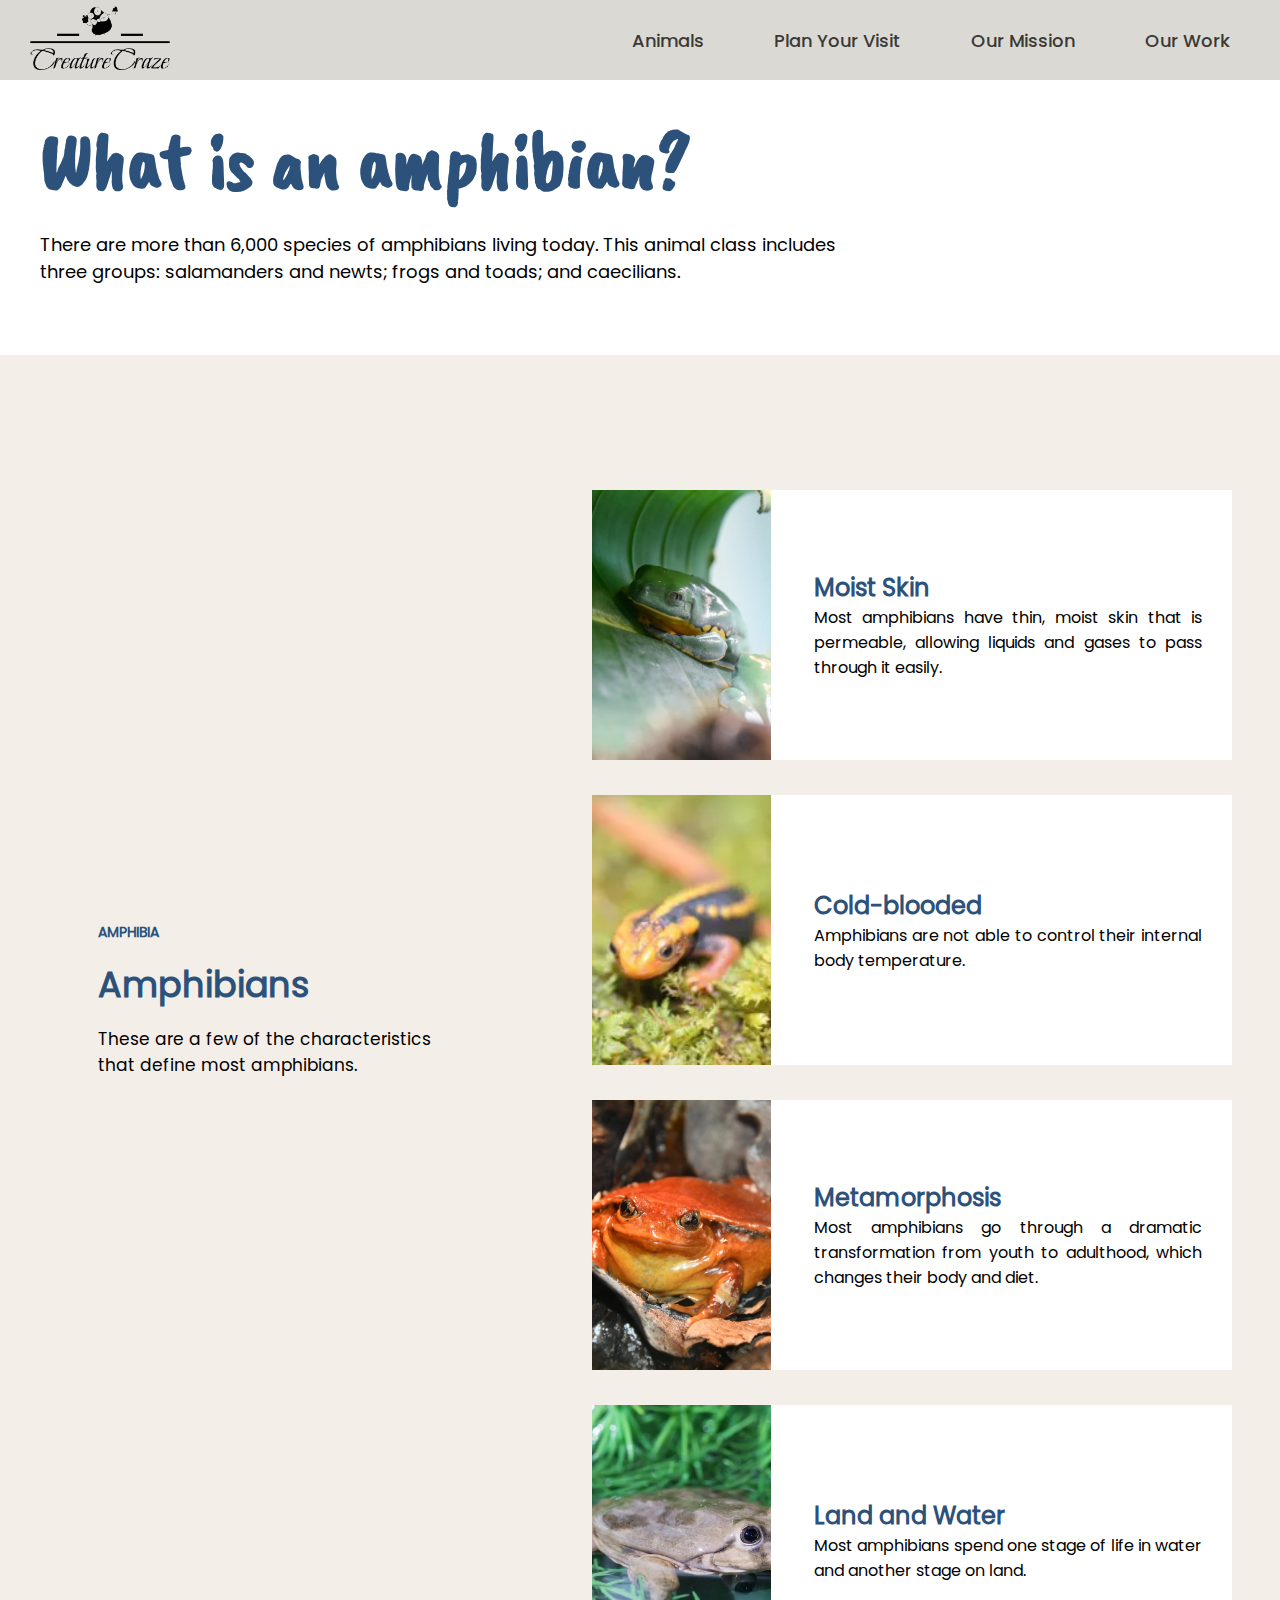
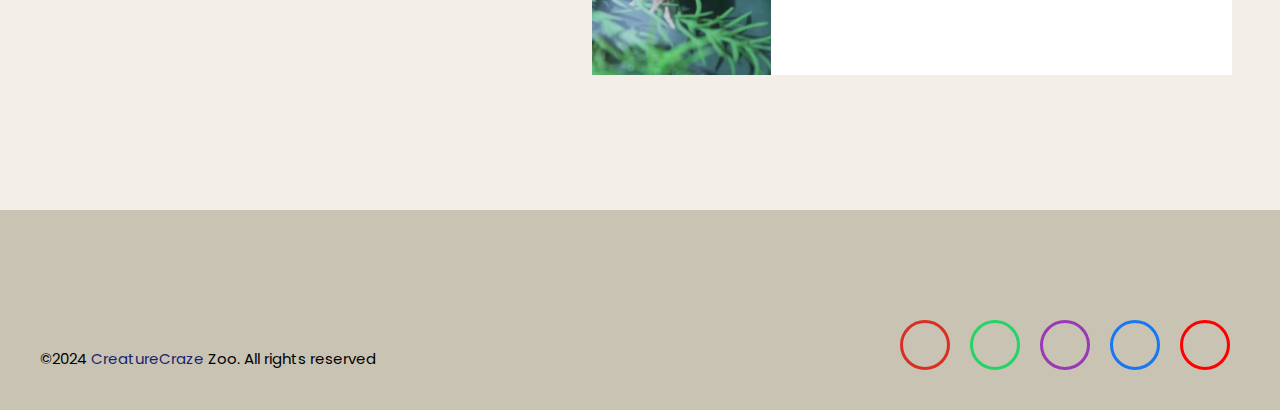
<file: html-links/amphibians.html>
<!DOCTYPE html>
<html lang="en">
<head>
    <meta charset="UTF-8">
    <meta name="viewport" content="width=device-width, initial-scale=1.0">
    <title>amphibians</title>
    <link rel="stylesheet" href="../CSS/animal-spec.css">
     <!-- font awsome CDN -->
     <link rel="stylesheet" href="https://cdnjs.cloudflare.com/ajax/libs/font-awesome/6.5.2/css/all.min.css" integrity="sha512-SnH5WK+bZxgPHs44uWIX+LLJAJ9/2PkPKZ5QiAj6Ta86w+fsb2TkcmfRyVX3pBnMFcV7oQPJkl9QevSCWr3W6A==" crossorigin="anonymous" referrerpolicy="no-referrer" />

</head>
<body>

      <!-- Header -->
      <header id="header">
        <a href="../index.html"><img src="../images/logo.png" alt="logo"></a>
        <ul>
            <li><a href="../html-links/animals.html">Animals</a></li>
            <li><a href="../html-links/hours-and-prices.html">Plan Your Visit</a></li>
            <li><a href="../html-links/mission.html">Our Mission</a></li>
            <li><a href="../html-links/work.html">Our Work</a></li>
        </ul>
    </header>

    <!-- amphibians text -->
    <div id="ampi-text-div">
        <div id="text">
            <h1>What is an amphibian?</h1>
            <p>There are more than 6,000 species of amphibians living today. This animal class includes three groups: salamanders and newts; frogs and toads; and caecilians.</p>
        </div>
    </div>

    <!-- amphibians species -->
        <div id="know-and-go">

            <div id="go-text">
                <strong>AMPHIBIA</strong>
                <h2>Amphibians</h2>
                <p>These are a few of the characteristics that define most amphibians.</p>
            </div>
    
            <div class="go-images">
                <div class="map-image">
                    <div class="image-1"><img src="../images/animals/ampibions/moist-skin.webp" loading="lazy" alt=""></div>
                    <div class="map-image-text">
                        <h2>Moist Skin</h2>
                        <p>Most amphibians have thin, moist skin that is permeable, allowing liquids and gases to pass through it easily.</p>
                    </div>
                </div>
                <div class="map-image">
                    <div class="image-1"><img src="../images/animals/ampibions/cold-blooded.webp" loading="lazy" alt=""></div>
                    <div class="map-image-text">
                        <h2>Cold-blooded</h2>
                        <p>Amphibians are not able to control their internal body temperature.</p>
                    </div>
                </div>
                <div class="map-image">
                    <div class="image-1"><img src="../images/animals/ampibions/metamorphosis.webp" loading="lazy" alt=""></div>
                    <div class="map-image-text">
                        <h2>Metamorphosis</h2>
                        <p>Most amphibians go through a dramatic transformation from youth to adulthood, which changes their body and diet.</p>
                    </div>
                </div>
                <div class="map-image">
                    <div class="image-1"><img src="../images/animals/ampibions/land-and-water.webp" loading="lazy" alt=""></div>
                    <div class="map-image-text">
                        <h2>Land and Water</h2>
                        <p>Most amphibians spend one stage of life in water and another stage on land.</p>
                    </div>
                </div>
            </div>
             
        </div>

         <!-- footer -->
    <footer id="footer">
        <div id="rights-reserved">
            <span>&copy</span>
            <p>2024 <span style="color: #16236f;">CreatureCraze</span> Zoo. All rights reserved</p>
        </div>

        <div id="social-links">
            <a href="mailto: aitezazsikandar@gmail.com" target="_blank"><i class="fa-regular fa-envelope" id="mail"></i></a>
            <a href="https://wa.me/923070888643" target="_blank"><i class="fa-brands fa-whatsapp" id="whatsapp"></i></a>
            <a href="https://www.instagram.com/ur_zaz/" target="_blank"><i class="fa-brands fa-instagram" id="insta"></i></a>
            <a href="https://mobile.facebook.com/profile.php?eav=AfbBMakGNehMFV8rWUJ6Y_LuCiNpM9uTeAITzwYou727HazU9HzLM7RdwJyuZKEnr8I&paipv=0" target="_blank"><i class="fa-brands fa-facebook-f" id="fb"></i></a>
            <a href=""><i class="fa-brands fa-youtube" id="yt"></i></a>
        </div>
    </footer>
</body>
</html>
</file>
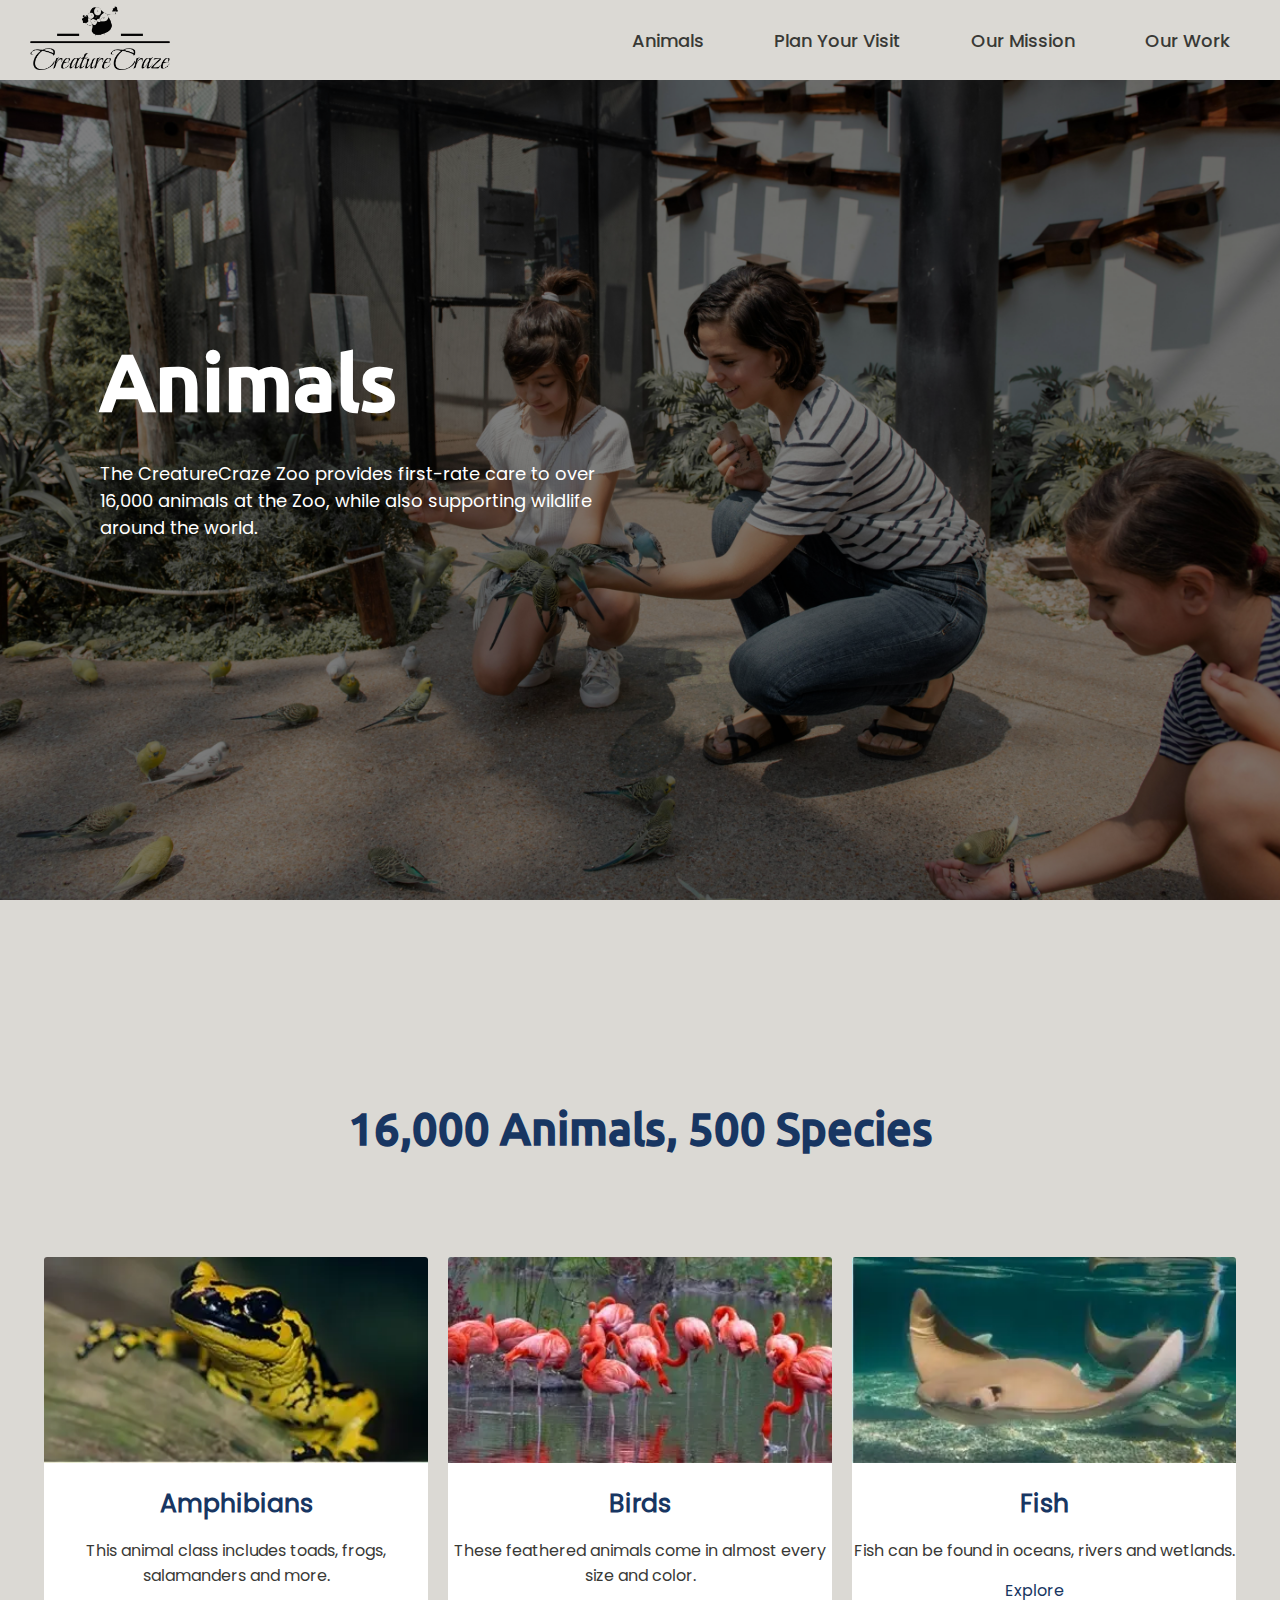
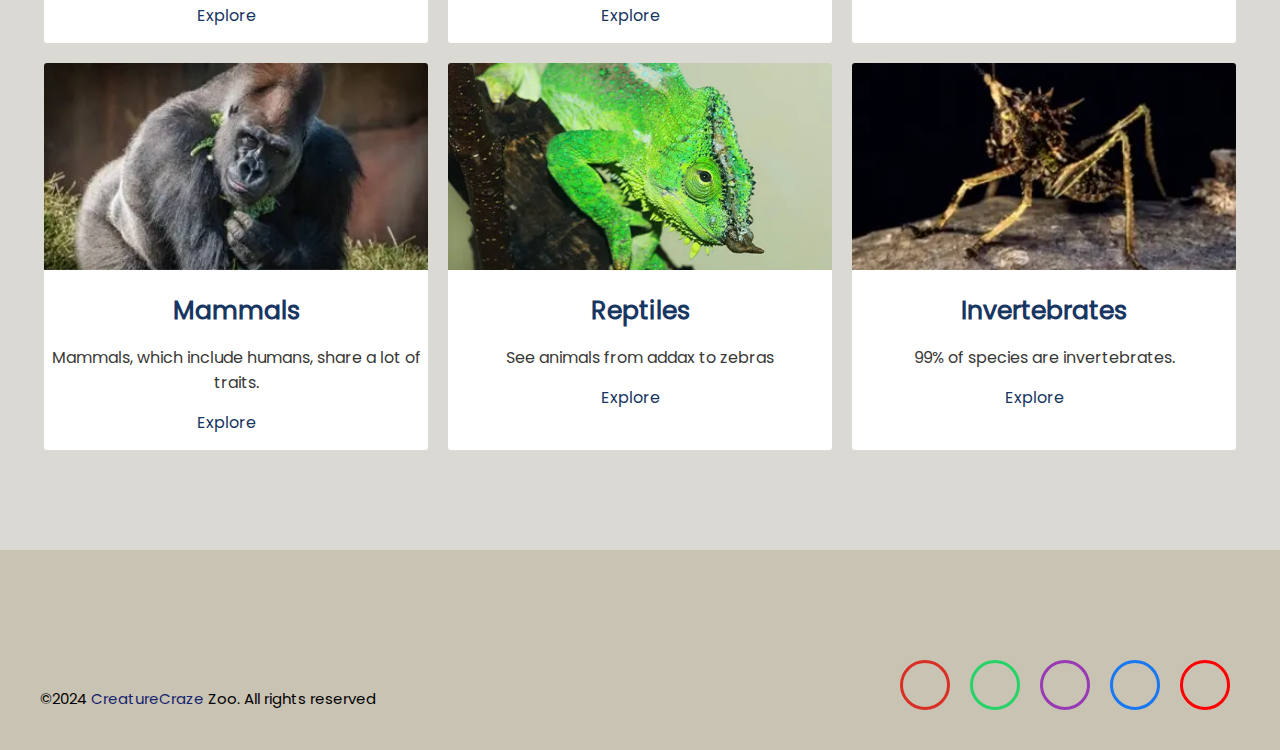
<file: html-links/animals.html>
<!DOCTYPE html>
<html lang="en">
<head>
    <meta charset="UTF-8">
    <meta name="viewport" content="width=device-width, initial-scale=1.0">
    <title>animals</title>
    <link rel="stylesheet" href="../CSS/animals.css">
     <!-- font awsome CDN -->
     <link rel="stylesheet" href="https://cdnjs.cloudflare.com/ajax/libs/font-awesome/6.5.2/css/all.min.css" integrity="sha512-SnH5WK+bZxgPHs44uWIX+LLJAJ9/2PkPKZ5QiAj6Ta86w+fsb2TkcmfRyVX3pBnMFcV7oQPJkl9QevSCWr3W6A==" crossorigin="anonymous" referrerpolicy="no-referrer" />

</head>
<body>

    <!-- Header -->
    <header id="header">
        <a href="../index.html"><img src="../images/logo.png" alt="logo"></a>
            <ul>
                <li><a href="../html-links/animals.html">Animals</a></li>
                <li><a href="../html-links/hours-and-prices.html">Plan Your Visit</a></li>
                <li><a href="../html-links/mission.html">Our Mission</a></li>
                <li><a href="../html-links/work.html">Our Work</a></li>
            </ul>
    </header>

    <div class="image">

        <div id="img-text">
            <h1>Animals</h1>
            <p>The CreatureCraze Zoo provides first-rate care to over 16,000 animals at the Zoo, while also supporting wildlife around the world.</p>
        </div>
        
    </div>


    <div id="animals-classify">
        <h2>16,000 Animals, 500 Species</h2>

        <!-- animals groups by flexbox -->
        <div class="animals-groups">
            <div class="content-with-images">
                <img src="../images/home-page/animals-page/amphibians.webp" alt="">
                <h3>Amphibians</h3>
                <p>This animal class includes toads, frogs, salamanders and more.</p>
                <div class="arr-div">
                    <span><a href="../html-links/amphibians.html">Explore</a></span>
                    <i class="fa-solid fa-arrow-right arrow"></i>    
                </div>
            </div>
            <div class="content-with-images">
                <img src="../images/home-page/animals-page/birds.webp" alt="">
                <h3>Birds</h3>
                <p>These feathered animals come in almost every size and color.</p>
                <div class="arr-div">
                    <span><a href="../html-links/birds.html">Explore</a></span>
                    <i class="fa-solid fa-arrow-right arrow"></i>    
                </div>
            </div>
            <div class="content-with-images">
                <img src="../images/home-page/animals-page/fish.webp" alt="">
                <h3>Fish</h3>
                <p>Fish can be found in oceans, rivers and wetlands.</p>
                <div class="arr-div">
                    <span><a href="../html-links/fish.html">Explore</a></span>
                    <i class="fa-solid fa-arrow-right arrow"></i>    
                </div>
            </div>
            <div class="content-with-images">
                <img src="../images/home-page/animals-page/mammals.webp" alt="">
                <h3>Mammals</h3>
                <p>Mammals, which include humans, share a lot of traits.</p>
                <div class="arr-div">
                    <span><a href="../html-links/mammals.html">Explore</a></span>
                    <i class="fa-solid fa-arrow-right arrow"></i>    
                </div>
            </div>
            <div class="content-with-images">
                <img src="../images/home-page/animals-page/reptiles.webp" alt="">
                <h3>Reptiles</h3>
                <p>See animals from addax to zebras</p>
                <div class="arr-div">
                    <span><a href="../html-links/reptiles.html">Explore</a></span>
                    <i class="fa-solid fa-arrow-right arrow"></i>    
                </div>
            </div>
            <div class="content-with-images">
                <img src="../images/home-page/animals-page/invertebrates.webp" alt="">
                <h3>Invertebrates</h3>
                <p>99% of species are invertebrates.</p>
                <div class="arr-div">
                    <span><a href="../html-links/invertebrates.html">Explore</a></span>
                    <i class="fa-solid fa-arrow-right arrow"></i>    
                </div>
            </div>
        </div>

    </div>

     <!-- footer -->
     <footer id="footer">
        <div id="rights-reserved">
            <span>&copy</span>
            <p>2024 <span style="color: #16236f;">CreatureCraze</span> Zoo. All rights reserved</p>
        </div>

        <div id="social-links">
            <a href="mailto: aitezazsikandar@gmail.com" target="_blank"><i class="fa-regular fa-envelope" id="mail"></i></a>
            <a href="https://wa.me/923070888643" target="_blank"><i class="fa-brands fa-whatsapp" id="whatsapp"></i></a>
            <a href="https://www.instagram.com/ur_zaz/" target="_blank"><i class="fa-brands fa-instagram" id="insta"></i></a>
            <a href="https://mobile.facebook.com/profile.php?eav=AfbBMakGNehMFV8rWUJ6Y_LuCiNpM9uTeAITzwYou727HazU9HzLM7RdwJyuZKEnr8I&paipv=0" target="_blank"><i class="fa-brands fa-facebook-f" id="fb"></i></a>
            <a href=""><i class="fa-brands fa-youtube" id="yt"></i></a>
        </div>
    </footer>
</body>
</html>
</file>
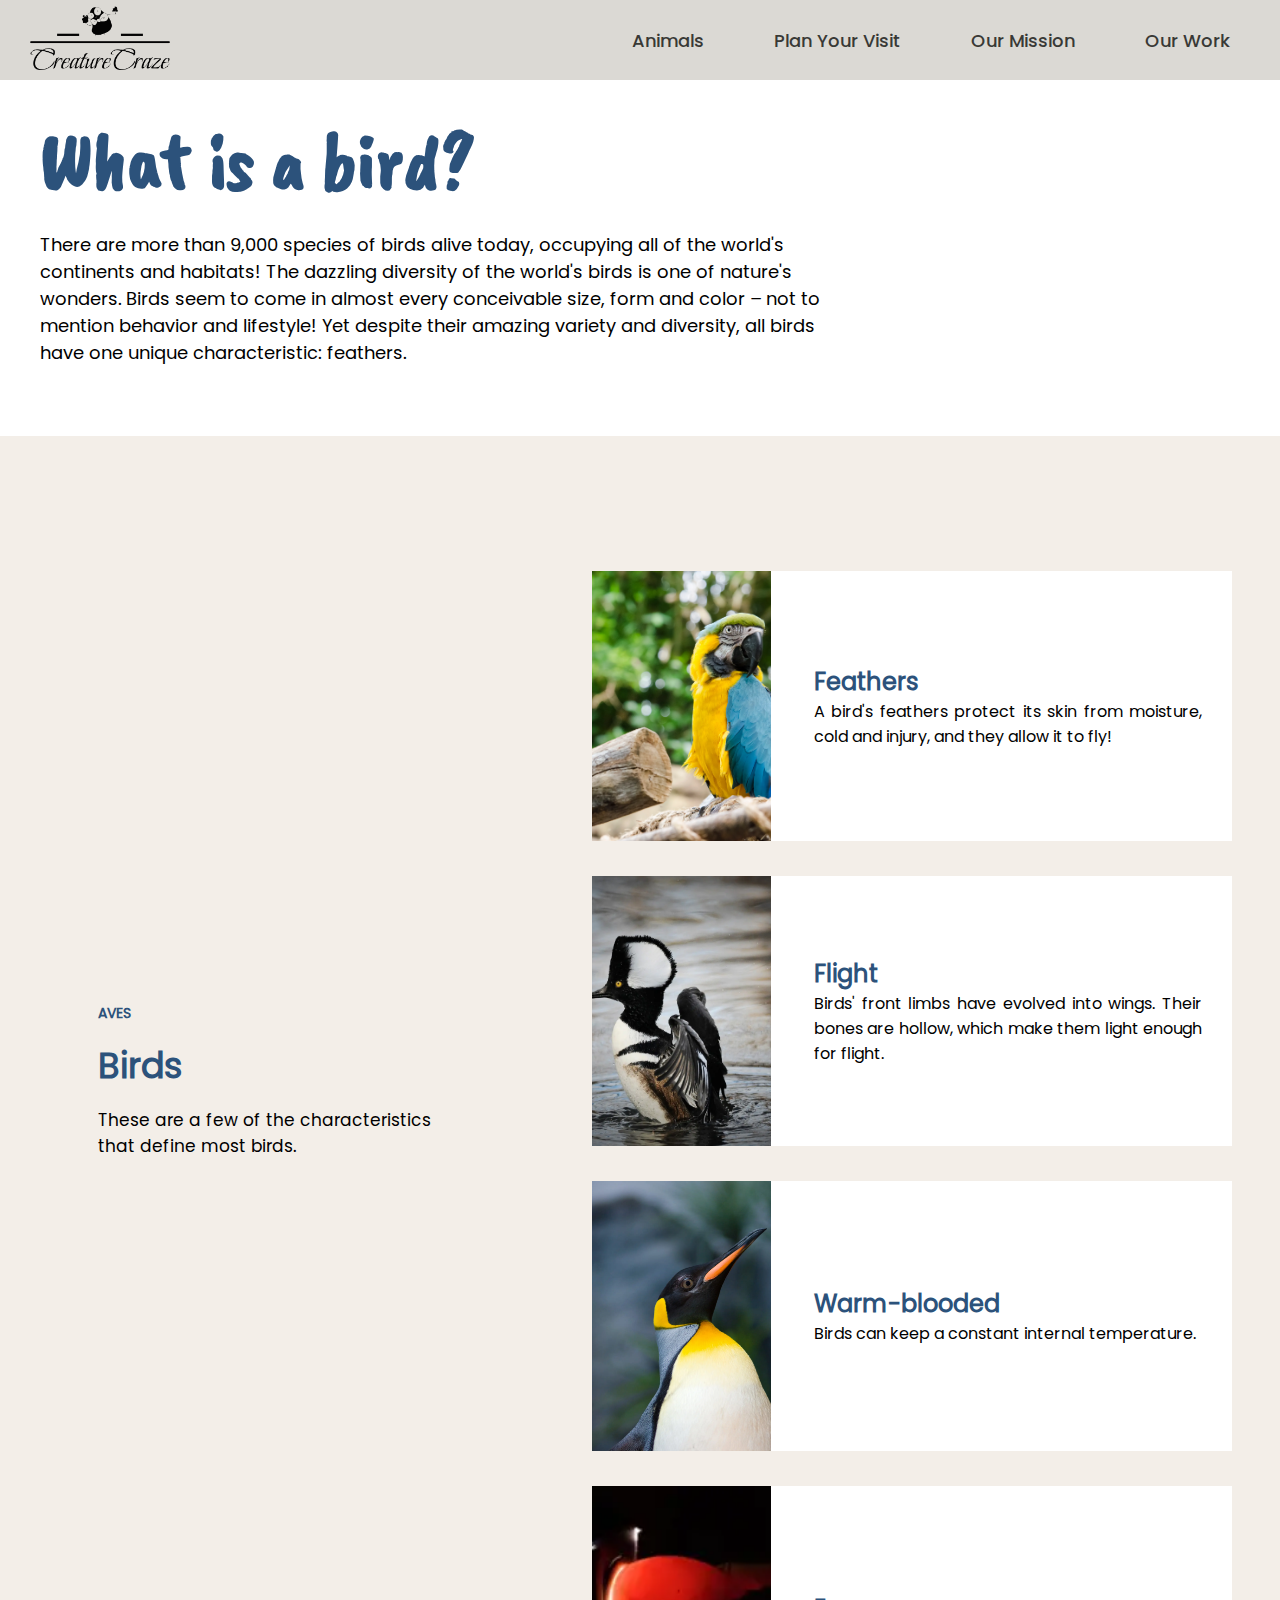
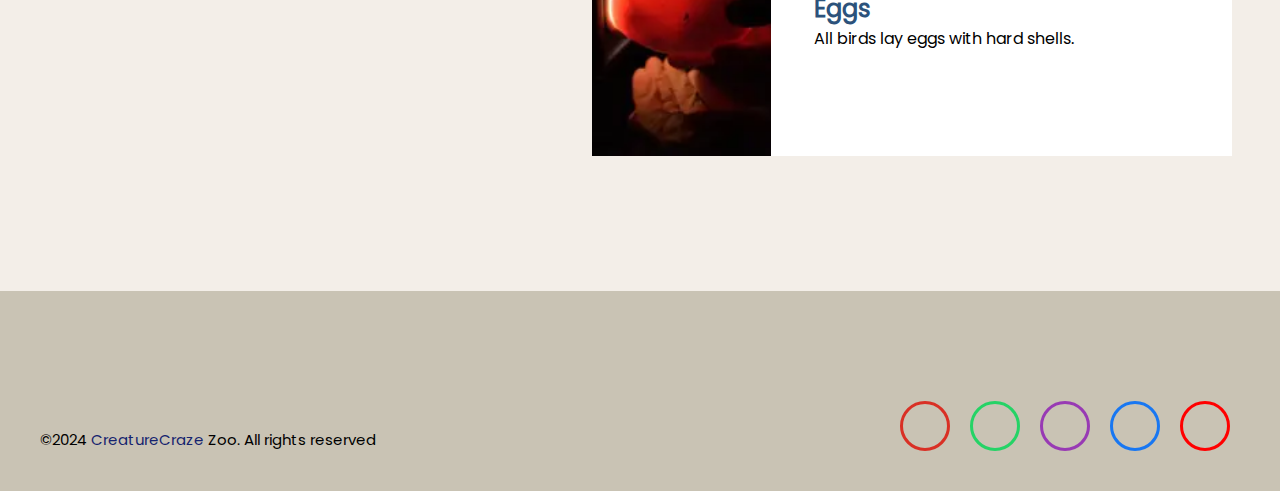
<file: html-links/birds.html>
<!DOCTYPE html>
<html lang="en">
<head>
    <meta charset="UTF-8">
    <meta name="viewport" content="width=device-width, initial-scale=1.0">
    <title>amphibians</title>
    <link rel="stylesheet" href="../CSS/animal-spec.css">
     <!-- font awsome CDN -->
     <link rel="stylesheet" href="https://cdnjs.cloudflare.com/ajax/libs/font-awesome/6.5.2/css/all.min.css" integrity="sha512-SnH5WK+bZxgPHs44uWIX+LLJAJ9/2PkPKZ5QiAj6Ta86w+fsb2TkcmfRyVX3pBnMFcV7oQPJkl9QevSCWr3W6A==" crossorigin="anonymous" referrerpolicy="no-referrer" />

</head>
<body>

      <!-- Header -->
      <header id="header">
        <a href="../index.html"><img src="../images/logo.png" alt="logo"></a>
        <ul>
            <li><a href="../html-links/animals.html">Animals</a></li>
            <li><a href="../html-links/hours-and-prices.html">Plan Your Visit</a></li>
            <li><a href="../html-links/mission.html">Our Mission</a></li>
            <li><a href="../html-links/work.html">Our Work</a></li>
        </ul>
    </header>

    <!-- amphibians text -->
    <div id="ampi-text-div">
        <div id="text">
            <h1>What is a bird?</h1>
            <p>There are more than 9,000 species of birds alive today, occupying all of the world's continents and habitats! The dazzling diversity of the world's birds is one of nature's wonders. Birds seem to come in almost every conceivable size, form and color – not to mention behavior and lifestyle! Yet despite their amazing variety and diversity, all birds have one unique characteristic: feathers.</p>
        </div>
    </div>

    <!-- amphibians species -->
        <div id="know-and-go">

            <div id="go-text">
                <strong>AVES</strong>
                <h2>Birds</h2>
                <p>These are a few of the characteristics that define most birds.</p>
            </div>
    
            <div class="go-images">
                <div class="map-image">
                    <div class="image-1"><img src="../images/animals/birds/feathers.webp" loading="lazy" alt=""></div>
                    <div class="map-image-text">
                        <h2>Feathers</h2>
                        <p>A bird's feathers protect its skin from moisture, cold and injury, and they allow it to fly!</p>
                    </div>
                </div>
                <div class="map-image">
                    <div class="image-1"><img src="../images/animals/birds/flight.webp" loading="lazy" alt=""></div>
                    <div class="map-image-text">
                        <h2>Flight</h2>
                        <p>Birds' front limbs have evolved into wings. Their bones are hollow, which make them light enough for flight.</p>
                    </div>
                </div>
                <div class="map-image">
                    <div class="image-1"><img src="../images/animals/birds/warm-blooded.webp" loading="lazy" alt=""></div>
                    <div class="map-image-text">
                        <h2>Warm-blooded</h2>
                        <p>Birds can keep a constant internal temperature.</p>
                    </div>
                </div>
                <div class="map-image">
                    <div class="image-1"><img src="../images/animals/birds/eggs.webp" loading="lazy" alt=""></div>
                    <div class="map-image-text">
                        <h2>Eggs</h2>
                        <p>All birds lay eggs with hard shells.</p>
                    </div>
                </div>
            </div>
             
        </div>

         <!-- footer -->
    <footer id="footer">
        <div id="rights-reserved">
            <span>&copy</span>
            <p>2024 <span style="color: #16236f;">CreatureCraze</span> Zoo. All rights reserved</p>
        </div>

        <div id="social-links">
            <a href="mailto: aitezazsikandar@gmail.com" target="_blank"><i class="fa-regular fa-envelope" id="mail"></i></a>
            <a href="https://wa.me/923070888643" target="_blank"><i class="fa-brands fa-whatsapp" id="whatsapp"></i></a>
            <a href="https://www.instagram.com/ur_zaz/" target="_blank"><i class="fa-brands fa-instagram" id="insta"></i></a>
            <a href="https://mobile.facebook.com/profile.php?eav=AfbBMakGNehMFV8rWUJ6Y_LuCiNpM9uTeAITzwYou727HazU9HzLM7RdwJyuZKEnr8I&paipv=0" target="_blank"><i class="fa-brands fa-facebook-f" id="fb"></i></a>
            <a href=""><i class="fa-brands fa-youtube" id="yt"></i></a>
        </div>
    </footer>
</body>
</html>
</file>
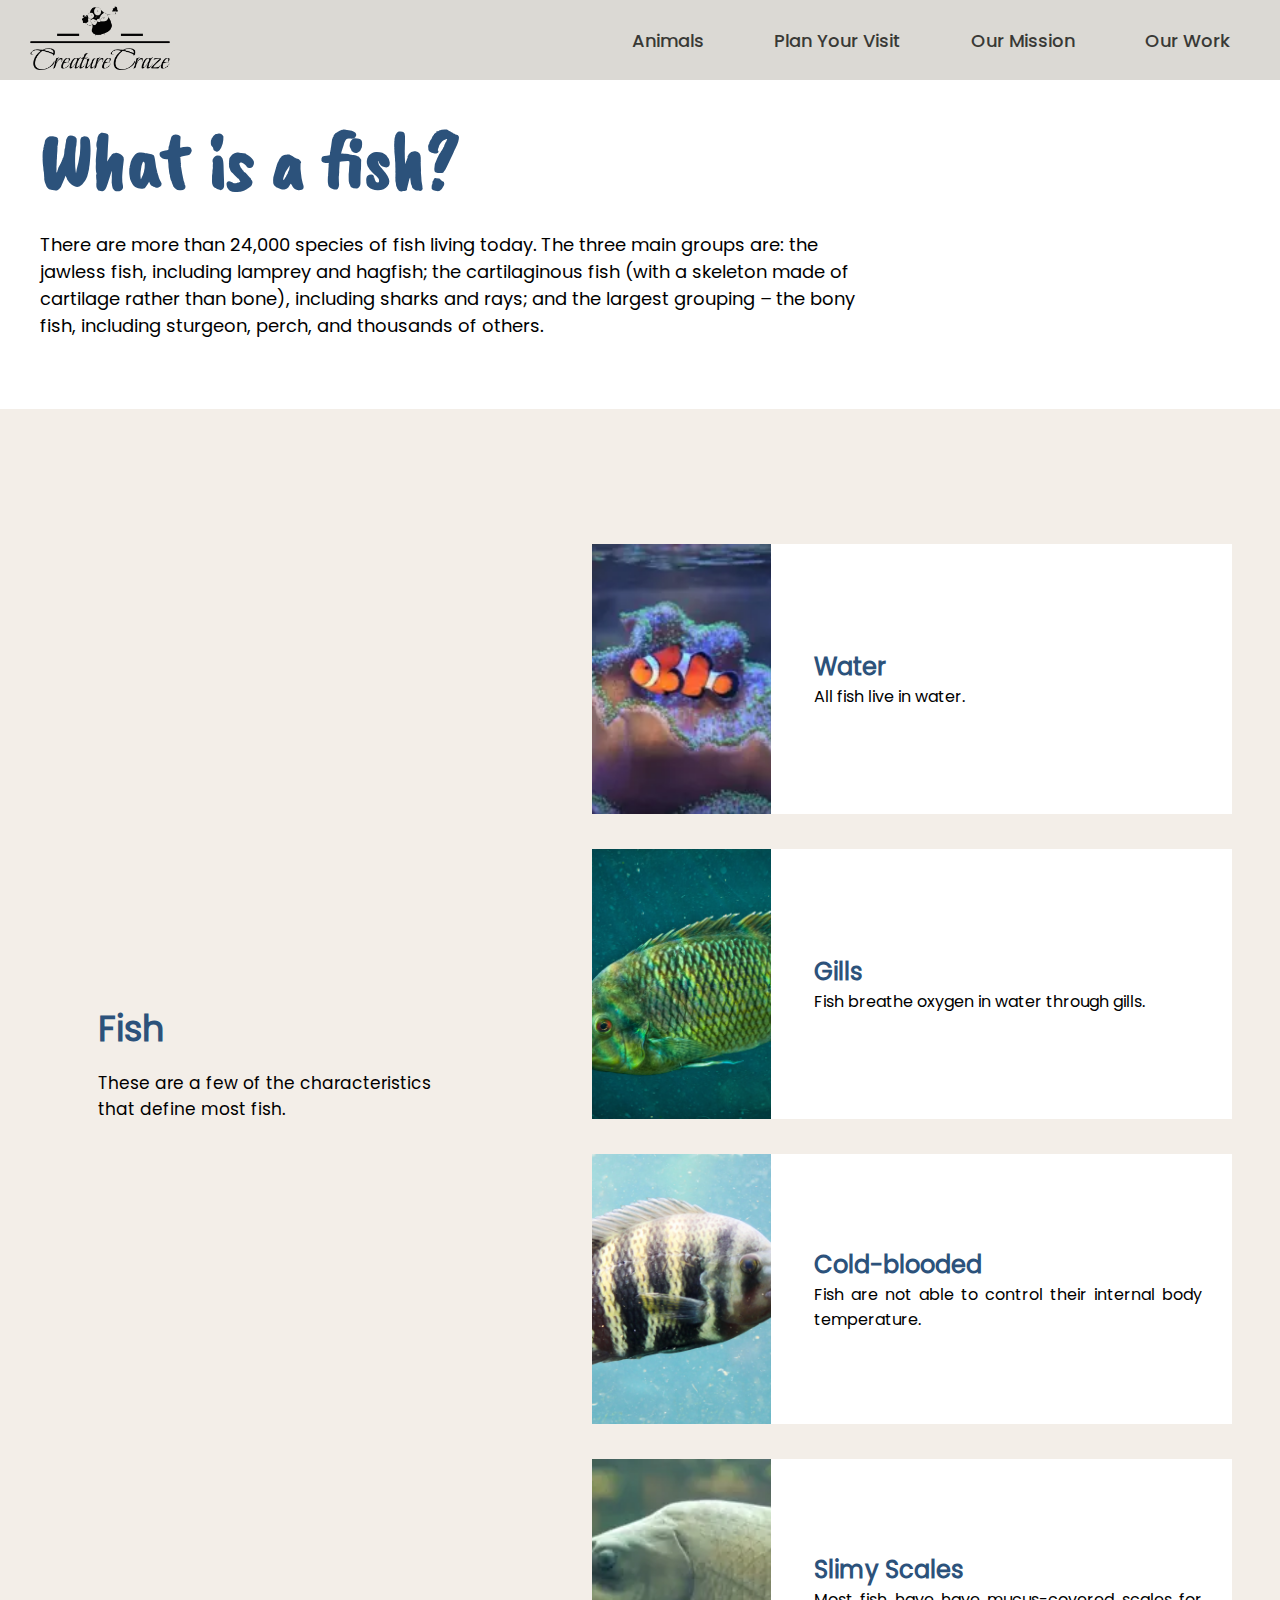
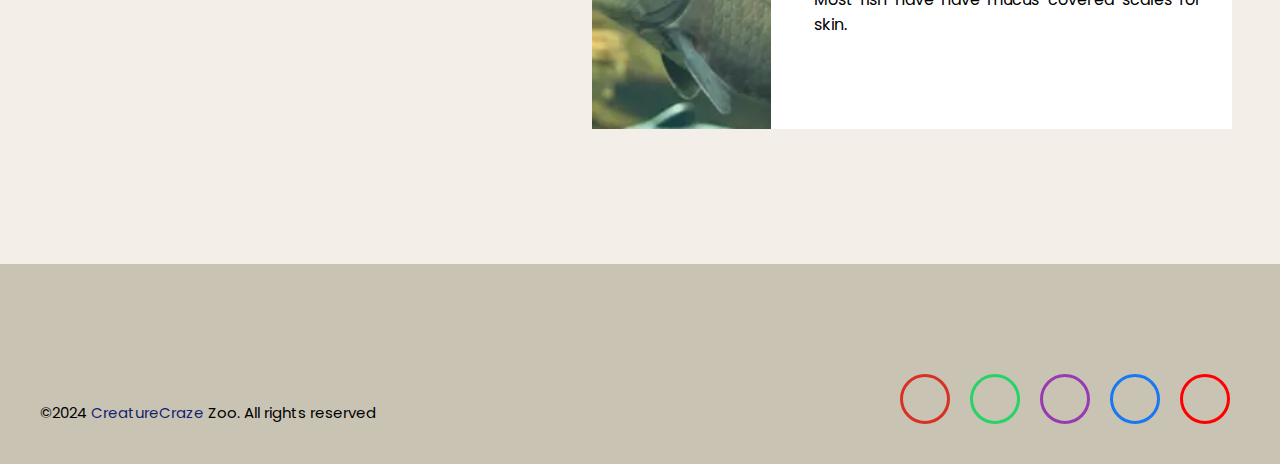
<file: html-links/fish.html>
<!DOCTYPE html>
<html lang="en">
<head>
    <meta charset="UTF-8">
    <meta name="viewport" content="width=device-width, initial-scale=1.0">
    <title>fishes</title>
    <link rel="stylesheet" href="../CSS/animal-spec.css">
     <!-- font awsome CDN -->
     <link rel="stylesheet" href="https://cdnjs.cloudflare.com/ajax/libs/font-awesome/6.5.2/css/all.min.css" integrity="sha512-SnH5WK+bZxgPHs44uWIX+LLJAJ9/2PkPKZ5QiAj6Ta86w+fsb2TkcmfRyVX3pBnMFcV7oQPJkl9QevSCWr3W6A==" crossorigin="anonymous" referrerpolicy="no-referrer" />

</head>
<body>

      <!-- Header -->
      <header id="header">
        <a href="../index.html"><img src="../images/logo.png" alt="logo"></a>
        <ul>
            <li><a href="../html-links/animals.html">Animals</a></li>
            <li><a href="../html-links/hours-and-prices.html">Plan Your Visit</a></li>
            <li><a href="../html-links/mission.html">Our Mission</a></li>
            <li><a href="../html-links/work.html">Our Work</a></li>
        </ul>
    </header>

    <!-- amphibians text -->
    <div id="ampi-text-div">
        <div id="text">
            <h1>What is a fish?</h1>
            <p>There are more than 24,000 species of fish living today. The three main groups are: the jawless fish, including lamprey and hagfish; the cartilaginous fish (with a skeleton made of cartilage rather than bone), including sharks and rays; and the largest grouping – the bony fish, including sturgeon, perch, and thousands of others.</p>
        </div>
    </div>

    <!-- amphibians species -->
        <div id="know-and-go">

            <div id="go-text">
                <h2>Fish</h2>
                <p>These are a few of the characteristics that define most fish.</p>
            </div>
    
            <div class="go-images">
                <div class="map-image">
                    <div class="image-1"><img src="../images/animals/fish/water.webp" loading="lazy" alt=""></div>
                    <div class="map-image-text">
                        <h2>Water</h2>
                        <p>All fish live in water.</p>
                    </div>
                </div>
                <div class="map-image">
                    <div class="image-1"><img src="../images/animals/fish/gills.webp" loading="lazy" alt=""></div>
                    <div class="map-image-text">
                        <h2>Gills</h2>
                        <p>Fish breathe oxygen in water through gills.</p>
                    </div>
                </div>
                <div class="map-image">
                    <div class="image-1"><img src="../images/animals/fish/cold-blooded.webp" loading="lazy" alt=""></div>
                    <div class="map-image-text">
                        <h2>Cold-blooded</h2>
                        <p>Fish are not able to control their internal body temperature.</p>
                    </div>
                </div>
                <div class="map-image">
                    <div class="image-1"><img src="../images/animals/fish/slimmy-scales.webp" loading="lazy" alt=""></div>
                    <div class="map-image-text">
                        <h2>Slimy Scales</h2>
                        <p>Most fish have have mucus-covered scales for skin.</p>
                    </div>
                </div>
            </div>
             
        </div>

         <!-- footer -->
    <footer id="footer">
        <div id="rights-reserved">
            <span>&copy</span>
            <p>2024 <span style="color: #16236f;">CreatureCraze</span> Zoo. All rights reserved</p>
        </div>

        <div id="social-links">
            <a href="mailto: aitezazsikandar@gmail.com" target="_blank"><i class="fa-regular fa-envelope" id="mail"></i></a>
            <a href="https://wa.me/923070888643" target="_blank"><i class="fa-brands fa-whatsapp" id="whatsapp"></i></a>
            <a href="https://www.instagram.com/ur_zaz/" target="_blank"><i class="fa-brands fa-instagram" id="insta"></i></a>
            <a href="https://mobile.facebook.com/profile.php?eav=AfbBMakGNehMFV8rWUJ6Y_LuCiNpM9uTeAITzwYou727HazU9HzLM7RdwJyuZKEnr8I&paipv=0" target="_blank"><i class="fa-brands fa-facebook-f" id="fb"></i></a>
            <a href=""><i class="fa-brands fa-youtube" id="yt"></i></a>
        </div>
    </footer>
</body>
</html>
</file>
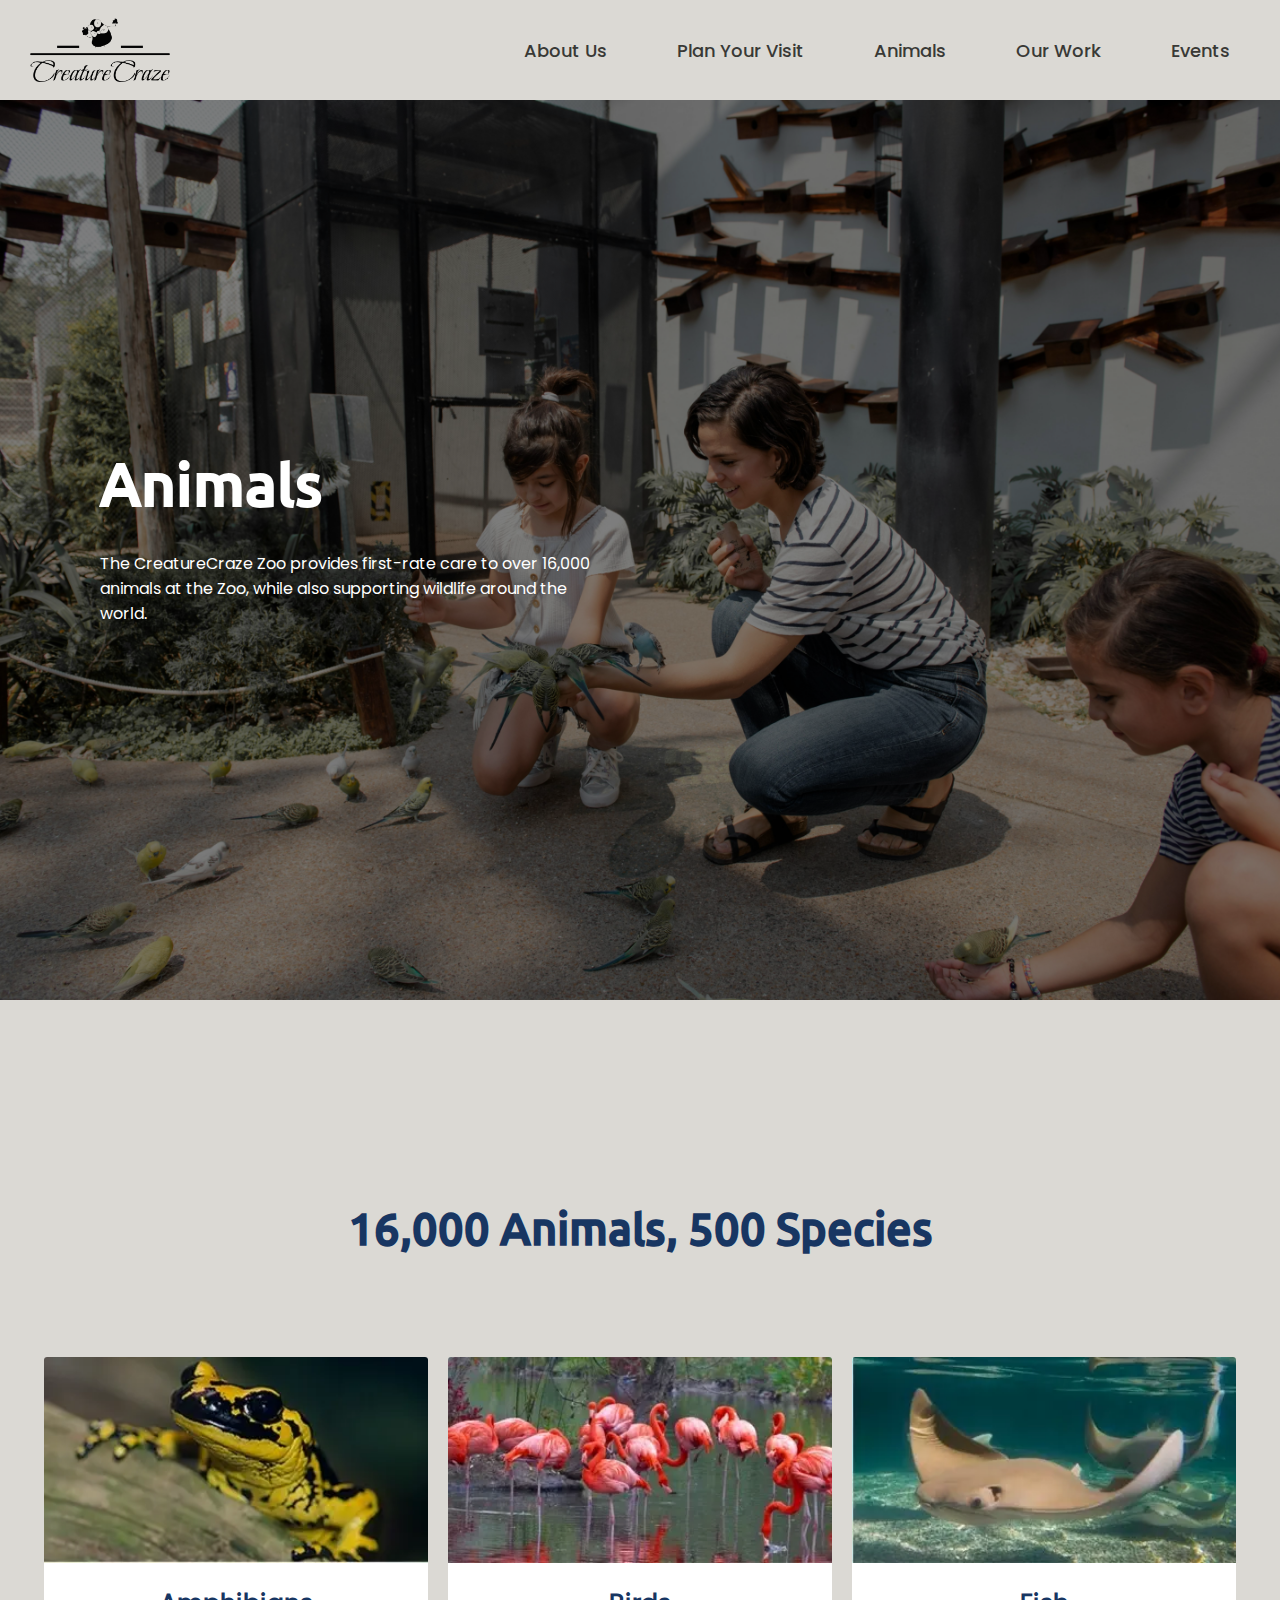
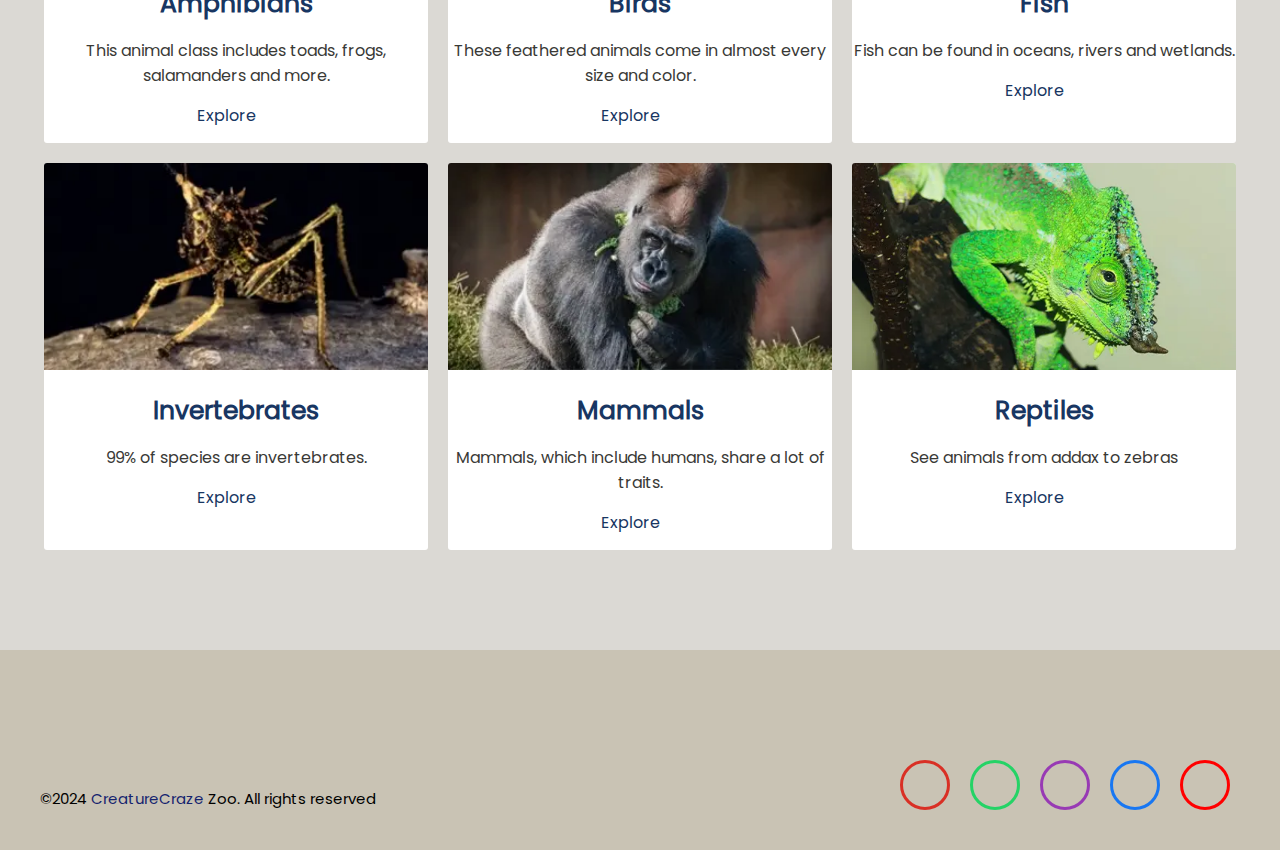
<file: html-links/home-animals.html>
<!DOCTYPE html>
<html lang="en">
<head>
    <meta charset="UTF-8">
    <meta name="viewport" content="width=device-width, initial-scale=1.0">
    <title>animals</title>
    <link rel="stylesheet" href="../CSS/home-animals.css">
     <!-- font awsome CDN -->
     <link rel="stylesheet" href="https://cdnjs.cloudflare.com/ajax/libs/font-awesome/6.5.2/css/all.min.css" integrity="sha512-SnH5WK+bZxgPHs44uWIX+LLJAJ9/2PkPKZ5QiAj6Ta86w+fsb2TkcmfRyVX3pBnMFcV7oQPJkl9QevSCWr3W6A==" crossorigin="anonymous" referrerpolicy="no-referrer" />

</head>
<body>

    <!-- Header -->
    <header id="header">
        <img src="../images/logo.png" alt="logo">
        <ul>
            <li>About Us</li>
            <li>Plan Your Visit</li>
            <li>Animals</li>
            <li>Our Work</li>
            <li>Events</li>
        </ul>
    </header>

    <div class="image">

        <div id="img-text">
            <h1>Animals</h1>
            <p>The CreatureCraze Zoo provides first-rate care to over 16,000 animals at the Zoo, while also supporting wildlife around the world.</p>
        </div>
        
    </div>


    <div id="animals-classify">
        <h2>16,000 Animals, 500 Species</h2>

        <!-- animals groups by flexbox -->
        <div class="animals-groups">
            <div class="content-with-images">
                <img src="../images/home-page/animals-page/amphibians.webp" alt="">
                <h3>Amphibians</h3>
                <p>This animal class includes toads, frogs, salamanders and more.</p>
                <div class="arr-div">
                    <span><a href="">Explore</a></span>
                    <i class="fa-solid fa-arrow-right arrow"></i>    
                </div>
            </div>
            <div class="content-with-images">
                <img src="../images/home-page/animals-page/birds.webp" alt="">
                <h3>Birds</h3>
                <p>These feathered animals come in almost every size and color.</p>
                <div class="arr-div">
                    <span><a href="">Explore</a></span>
                    <i class="fa-solid fa-arrow-right arrow"></i>    
                </div>
            </div>
            <div class="content-with-images">
                <img src="../images/home-page/animals-page/fish.webp" alt="">
                <h3>Fish</h3>
                <p>Fish can be found in oceans, rivers and wetlands.</p>
                <div class="arr-div">
                    <span><a href="">Explore</a></span>
                    <i class="fa-solid fa-arrow-right arrow"></i>    
                </div>
            </div>
            <div class="content-with-images">
                <img src="../images/home-page/animals-page/invertebrates.webp" alt="">
                <h3>Invertebrates</h3>
                <p>99% of species are invertebrates.</p>
                <div class="arr-div">
                    <span><a href="">Explore</a></span>
                    <i class="fa-solid fa-arrow-right arrow"></i>    
                </div>
            </div>
            <div class="content-with-images">
                <img src="../images/home-page/animals-page/mammals.webp" alt="">
                <h3>Mammals</h3>
                <p>Mammals, which include humans, share a lot of traits.</p>
                <div class="arr-div">
                    <span><a href="">Explore</a></span>
                    <i class="fa-solid fa-arrow-right arrow"></i>    
                </div>
            </div>
            <div class="content-with-images">
                <img src="../images/home-page/animals-page/reptiles.webp" alt="">
                <h3>Reptiles</h3>
                <p>See animals from addax to zebras</p>
                <div class="arr-div">
                    <span><a href="">Explore</a></span>
                    <i class="fa-solid fa-arrow-right arrow"></i>    
                </div>
            </div>
        </div>

    </div>

     <!-- footer -->
     <footer id="footer">
        <div id="rights-reserved">
            <span>&copy</span>
            <p>2024 <span style="color: #16236f;">CreatureCraze</span> Zoo. All rights reserved</p>
        </div>

        <div id="social-links">
            <a href="mailto: aitezazsikandar@gmail.com" target="_blank"><i class="fa-regular fa-envelope" id="mail"></i></a>
            <a href="https://wa.me/923070888643" target="_blank"><i class="fa-brands fa-whatsapp" id="whatsapp"></i></a>
            <a href="https://www.instagram.com/ur_zaz/" target="_blank"><i class="fa-brands fa-instagram" id="insta"></i></a>
            <a href="https://mobile.facebook.com/profile.php?eav=AfbBMakGNehMFV8rWUJ6Y_LuCiNpM9uTeAITzwYou727HazU9HzLM7RdwJyuZKEnr8I&paipv=0" target="_blank"><i class="fa-brands fa-facebook-f" id="fb"></i></a>
            <a href=""><i class="fa-brands fa-youtube" id="yt"></i></a>
        </div>
    </footer>
</body>
</html>
</file>
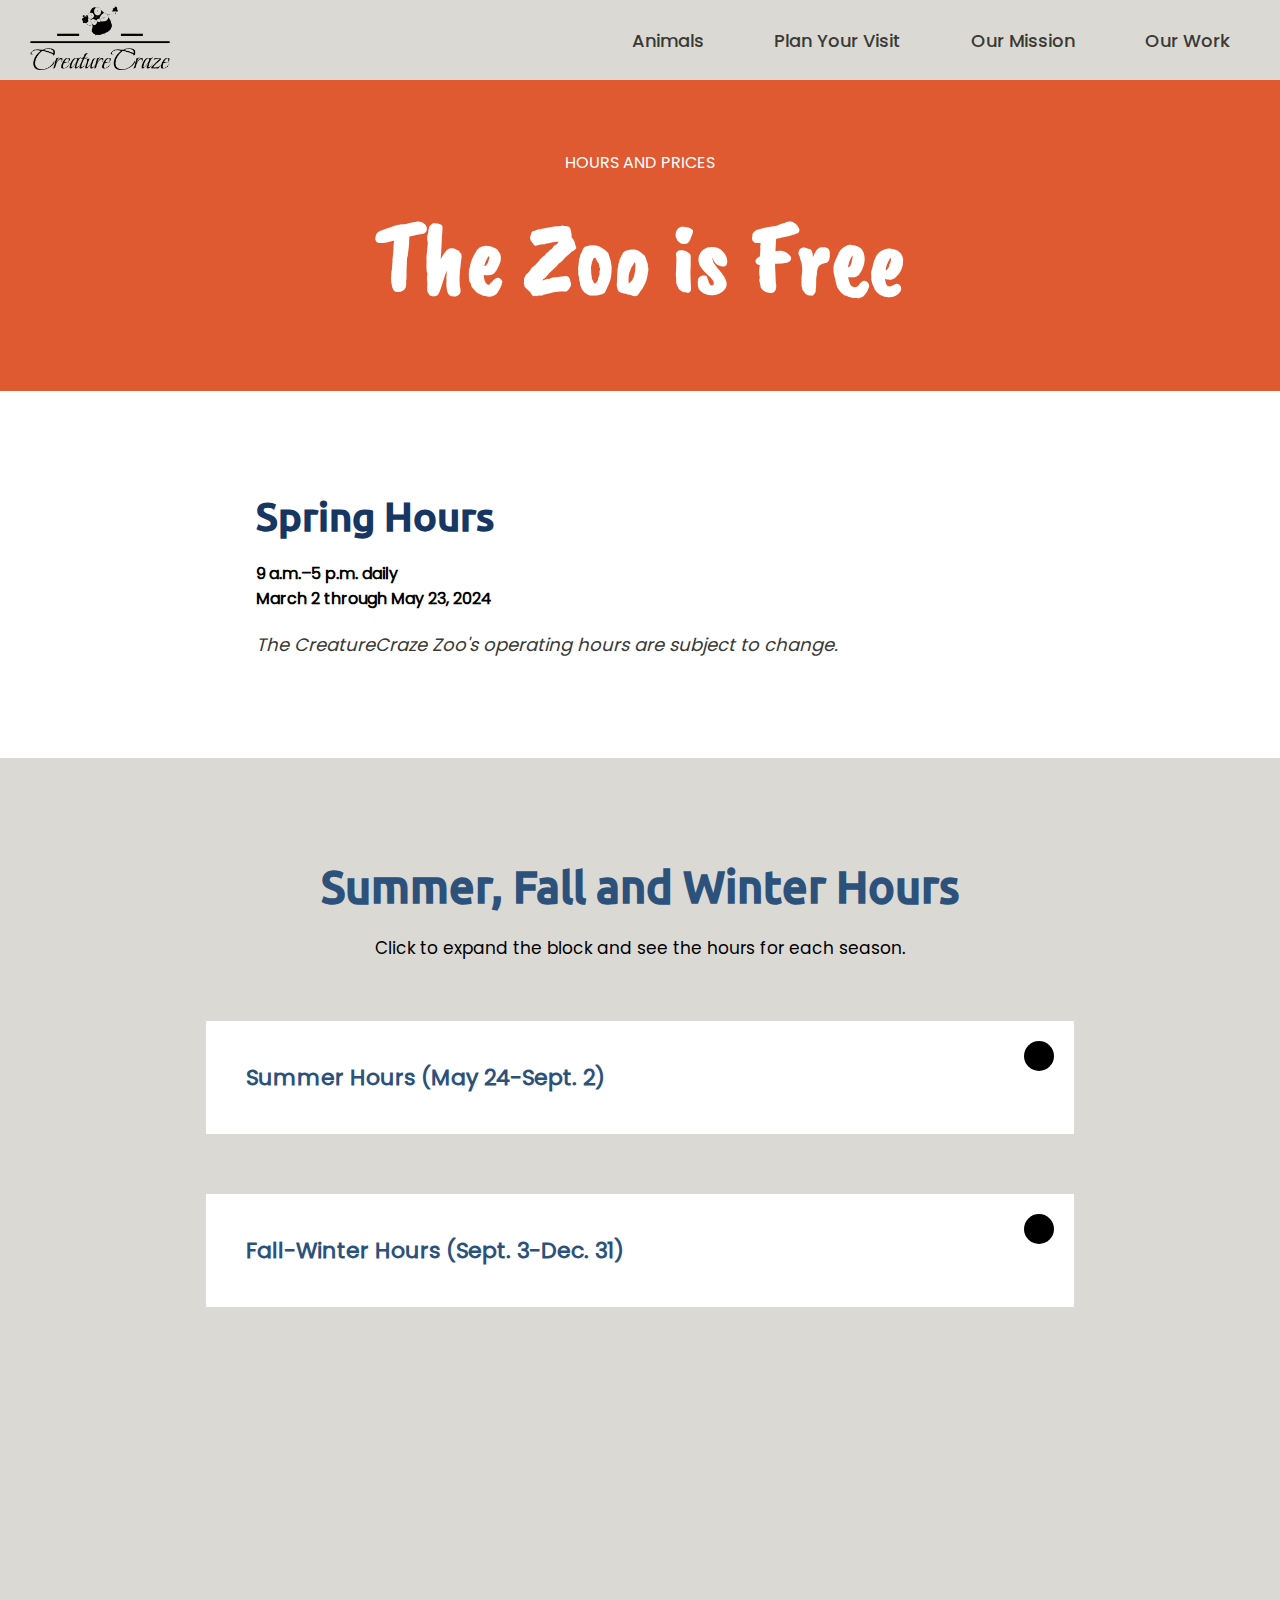
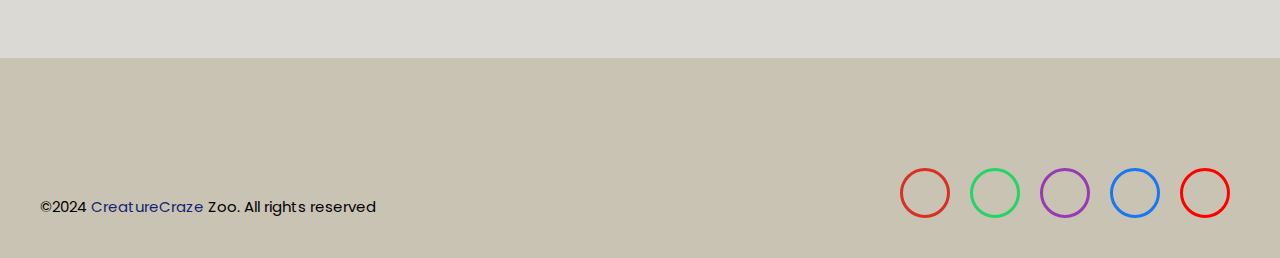
<file: html-links/hours-and-prices.html>
<!DOCTYPE html>
<html lang="en">
<head>
    <meta charset="UTF-8">
    <meta name="viewport" content="width=device-width, initial-scale=1.0">
    <title>Document</title>
    <link rel="stylesheet" href="../CSS/hours-and-prices.css">

    <!-- font awsome CDN -->
    <link rel="stylesheet" href="https://cdnjs.cloudflare.com/ajax/libs/font-awesome/6.5.2/css/all.min.css" integrity="sha512-SnH5WK+bZxgPHs44uWIX+LLJAJ9/2PkPKZ5QiAj6Ta86w+fsb2TkcmfRyVX3pBnMFcV7oQPJkl9QevSCWr3W6A==" crossorigin="anonymous" referrerpolicy="no-referrer" />
</head>
</head>
<body>

        <!-- Header -->
        <header id="header">
            <a href="../index.html"><img src="../images/logo.png" alt="logo"></a>
            <ul>
                <li><a href="../html-links/animals.html">Animals</a></li>
                <li><a href="../html-links/hours-and-prices.html">Plan Your Visit</a></li>
                <li><a href="../html-links/mission.html">Our Mission</a></li>
                <li><a href="../html-links/work.html">Our Work</a></li>
            </ul>
        </header>
    

    <div id="free-zoo">
        <p>Hours and Prices</p>
        <h1>The Zoo is Free</h1>
    </div>

    <div id="spring-hrs">
        <h2>Spring Hours</h2>
        <div>
            <strong>9 a.m.–5 p.m. daily</strong><br>
            <strong>March 2 through May 23, 2024</strong>
        </div>
        <em>The CreatureCraze Zoo's operating hours are subject to change.</em>
    </div>

    <div id="prices">
        <h2>Summer, Fall and Winter Hours</h2>
        <p>Click to expand the block and see the hours for each season.</p>

        <div class="prices-cont">
            <p>Summer Hours (May 24-Sept. 2)</p>
            <div class="icons-div-1">
                <i class="fa-solid fa-angle-right"></i>
            </div>
            <div class="toggle-1 hidden">
                <p><strong>May 24 through Sept. 2, 2024</strong></p>
                <p>8 a.m.–6:30 p.m.</p>
            </div>
        </div>

        <div class="prices-cont">
            <p>Fall-Winter Hours (Sept. 3-Dec. 31)</p>
            <div class="icons-div-2">
                <i class="fa-solid fa-angle-right"></i>
            </div>
            <div class="toggle-2 hidden">
                <p><strong>Sept. 3 through Dec 31, 2024</strong></p>
                <p>9 a.m.–5 p.m. daily*</p>
            </div>
        </div>

    </div>

     <!-- footer -->
     <footer id="footer">
        <div id="rights-reserved">
            <span>&copy</span>
            <p>2024 <span style="color: #16236f;">CreatureCraze</span> Zoo. All rights reserved</p>
        </div>

        <div id="social-links">
            <a href="mailto: aitezazsikandar@gmail.com" target="_blank"><i class="fa-regular fa-envelope" id="mail"></i></a>
            <a href="https://wa.me/923070888643" target="_blank"><i class="fa-brands fa-whatsapp" id="whatsapp"></i></a>
            <a href="https://www.instagram.com/ur_zaz/" target="_blank"><i class="fa-brands fa-instagram" id="insta"></i></a>
            <a href="https://mobile.facebook.com/profile.php?eav=AfbBMakGNehMFV8rWUJ6Y_LuCiNpM9uTeAITzwYou727HazU9HzLM7RdwJyuZKEnr8I&paipv=0" target="_blank"><i class="fa-brands fa-facebook-f" id="fb"></i></a>
            <a href=""><i class="fa-brands fa-youtube" id="yt"></i></a>
        </div>
    </footer>

    <!--  script js -->
    <script src="../js/hours-and-prices.js"></script>
</body>
</html>
</file>
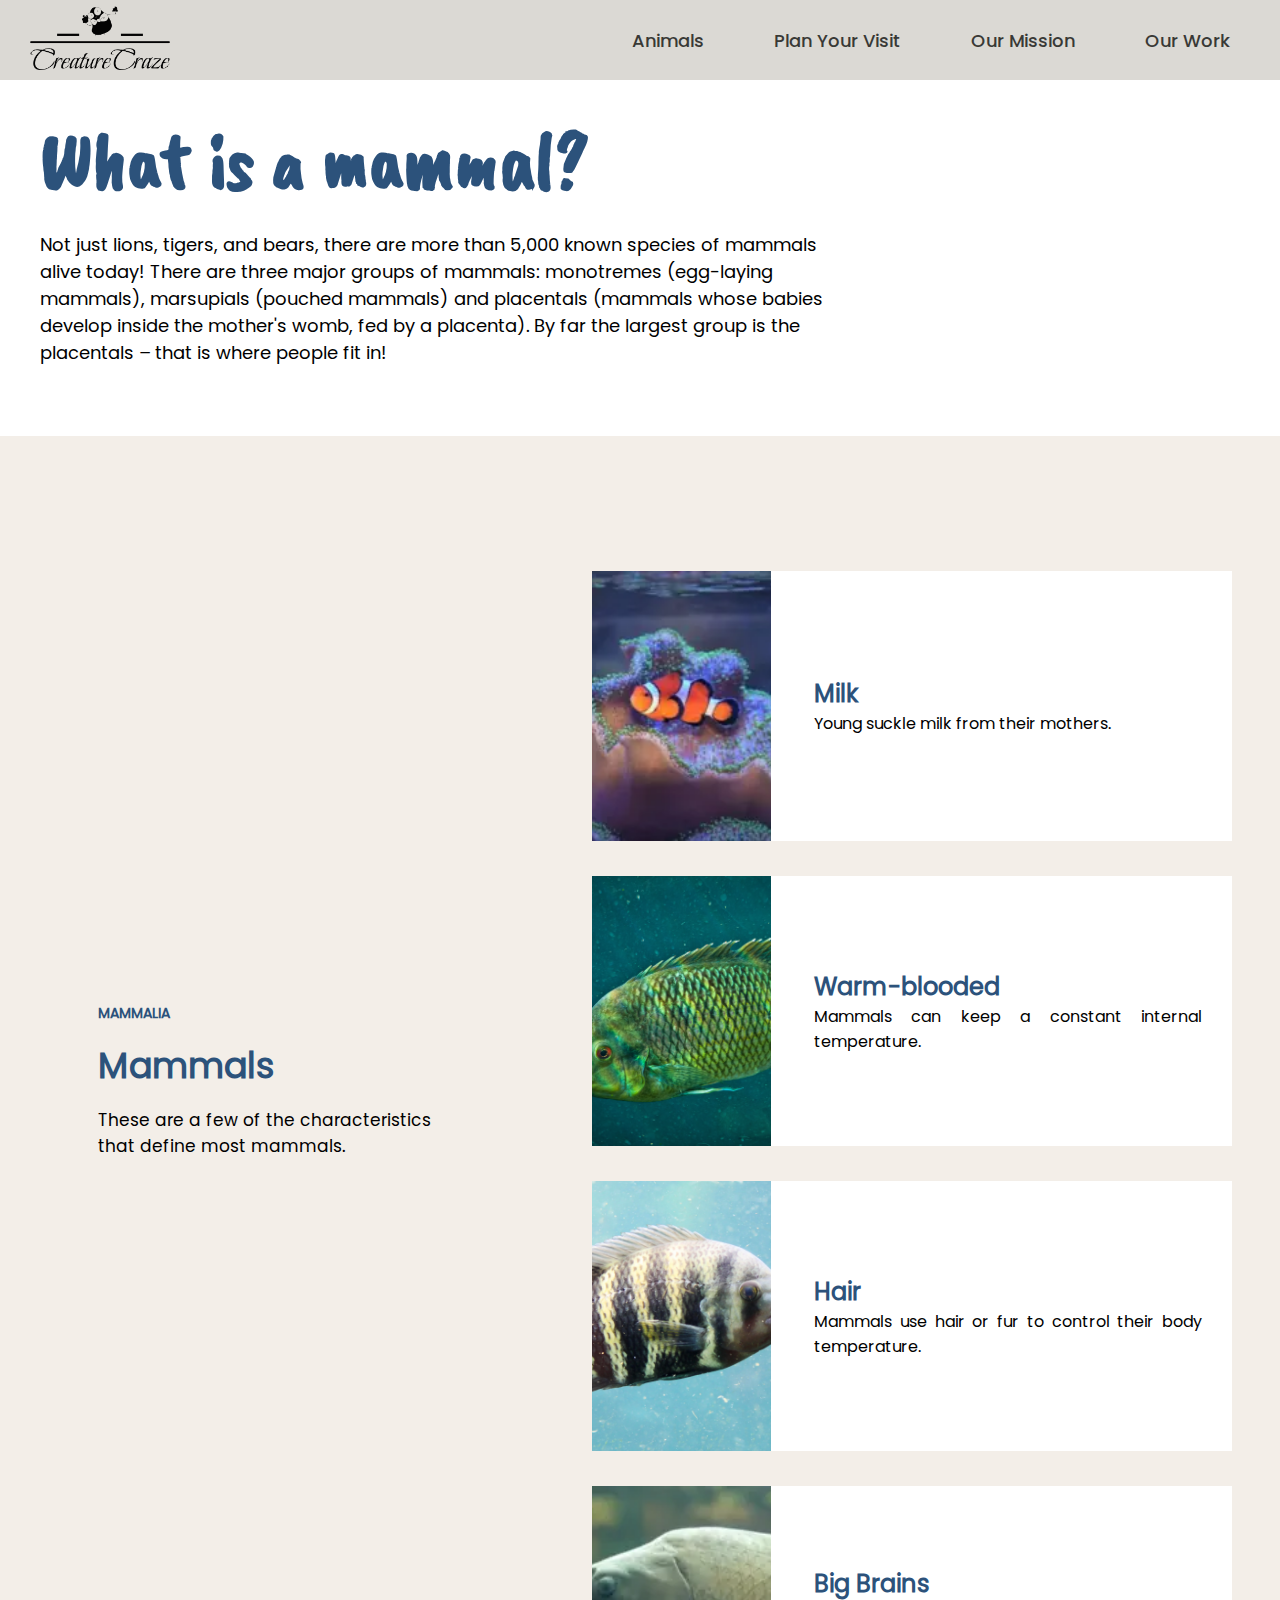
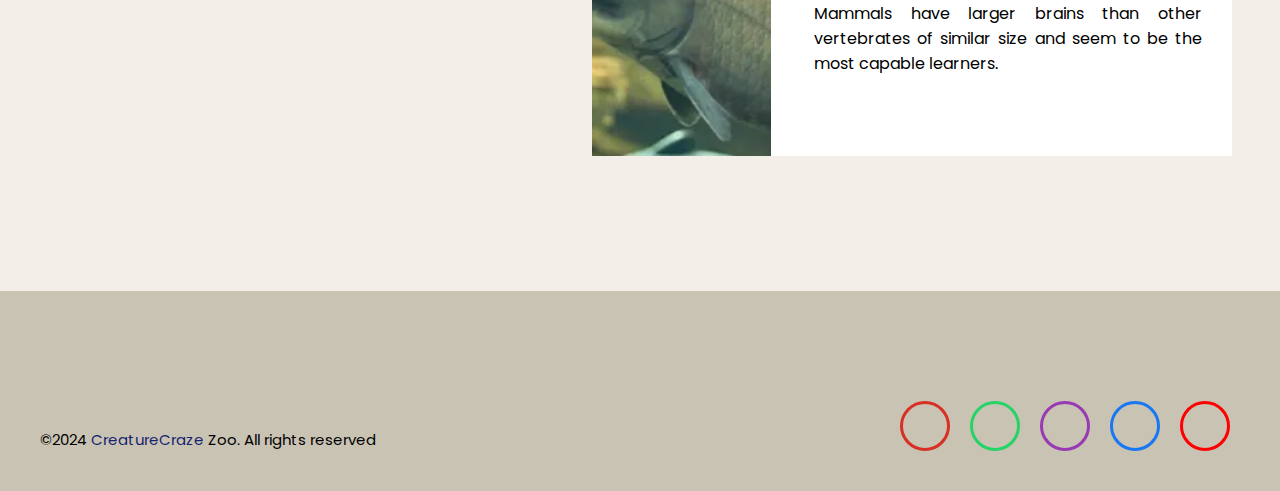
<file: html-links/mammals.html>
<!DOCTYPE html>
<html lang="en">
<head>
    <meta charset="UTF-8">
    <meta name="viewport" content="width=device-width, initial-scale=1.0">
    <title>fishes</title>
    <link rel="stylesheet" href="../CSS/animal-spec.css">
     <!-- font awsome CDN -->
     <link rel="stylesheet" href="https://cdnjs.cloudflare.com/ajax/libs/font-awesome/6.5.2/css/all.min.css" integrity="sha512-SnH5WK+bZxgPHs44uWIX+LLJAJ9/2PkPKZ5QiAj6Ta86w+fsb2TkcmfRyVX3pBnMFcV7oQPJkl9QevSCWr3W6A==" crossorigin="anonymous" referrerpolicy="no-referrer" />

</head>
<body>

      <!-- Header -->
      <header id="header">
        <a href="../index.html"><img src="../images/logo.png" alt="logo"></a>
        <ul>
            <li><a href="../html-links/animals.html">Animals</a></li>
            <li><a href="../html-links/hours-and-prices.html">Plan Your Visit</a></li>
            <li><a href="../html-links/mission.html">Our Mission</a></li>
            <li><a href="../html-links/work.html">Our Work</a></li>
        </ul>
    </header>

    <!-- amphibians text -->
    <div id="ampi-text-div">
        <div id="text">
            <h1>What is a mammal?</h1>
            <p>Not just lions, tigers, and bears, there are more than 5,000 known species of mammals alive today! There are three major groups of mammals: monotremes (egg-laying mammals), marsupials (pouched mammals) and placentals (mammals whose babies develop inside the mother's womb, fed by a placenta). By far the largest group is the placentals – that is where people fit in!</p>
        </div>
    </div>

    <!-- amphibians species -->
        <div id="know-and-go">

            <div id="go-text">
                <strong>MAMMALIA</strong>
                <h2>Mammals</h2>
                <p>These are a few of the characteristics that define most mammals.</p>
            </div>
    
            <div class="go-images">
                <div class="map-image">
                    <div class="image-1"><img src="../images/animals/fish/water.webp" loading="lazy" alt=""></div>
                    <div class="map-image-text">
                        <h2>Milk</h2>
                        <p>Young suckle milk from their mothers.</p>
                    </div>
                </div>
                <div class="map-image">
                    <div class="image-1"><img src="../images/animals/fish/gills.webp" loading="lazy" alt=""></div>
                    <div class="map-image-text">
                        <h2>Warm-blooded</h2>
                        <p>Mammals can keep a constant internal temperature.</p>
                    </div>
                </div>
                <div class="map-image">
                    <div class="image-1"><img src="../images/animals/fish/cold-blooded.webp" loading="lazy" alt=""></div>
                    <div class="map-image-text">
                        <h2>Hair</h2>
                        <p>Mammals use hair or fur to control their body temperature.</p>
                    </div>
                </div>
                <div class="map-image">
                    <div class="image-1"><img src="../images/animals/fish/slimmy-scales.webp" loading="lazy" alt=""></div>
                    <div class="map-image-text">
                        <h2>Big Brains</h2>
                        <p>Mammals have larger brains than other vertebrates of similar size and seem to be the most capable learners.</p>
                    </div>
                </div>
            </div>
             
        </div>

         <!-- footer -->
    <footer id="footer">
        <div id="rights-reserved">
            <span>&copy</span>
            <p>2024 <span style="color: #16236f;">CreatureCraze</span> Zoo. All rights reserved</p>
        </div>

        <div id="social-links">
            <a href="mailto: aitezazsikandar@gmail.com" target="_blank"><i class="fa-regular fa-envelope" id="mail"></i></a>
            <a href="https://wa.me/923070888643" target="_blank"><i class="fa-brands fa-whatsapp" id="whatsapp"></i></a>
            <a href="https://www.instagram.com/ur_zaz/" target="_blank"><i class="fa-brands fa-instagram" id="insta"></i></a>
            <a href="https://mobile.facebook.com/profile.php?eav=AfbBMakGNehMFV8rWUJ6Y_LuCiNpM9uTeAITzwYou727HazU9HzLM7RdwJyuZKEnr8I&paipv=0" target="_blank"><i class="fa-brands fa-facebook-f" id="fb"></i></a>
            <a href=""><i class="fa-brands fa-youtube" id="yt"></i></a>
        </div>
    </footer>
</body>
</html>
</file>
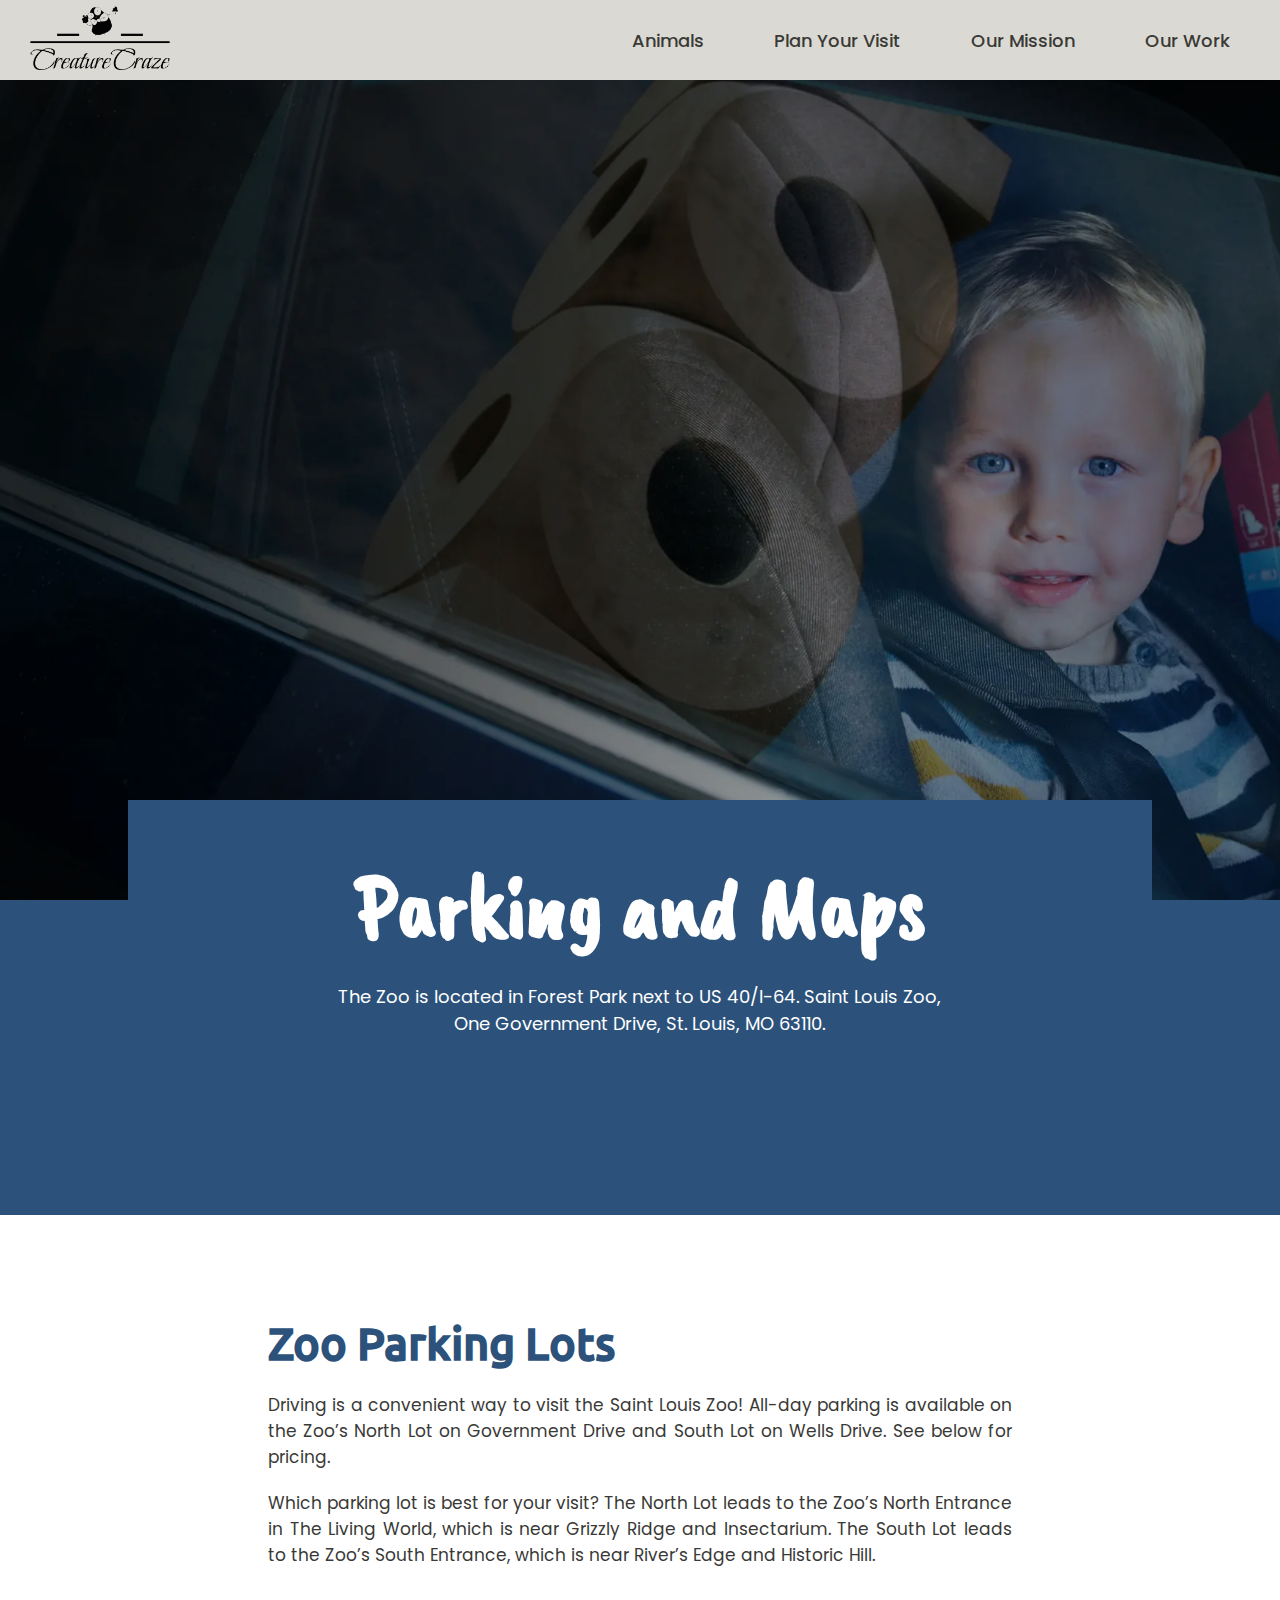
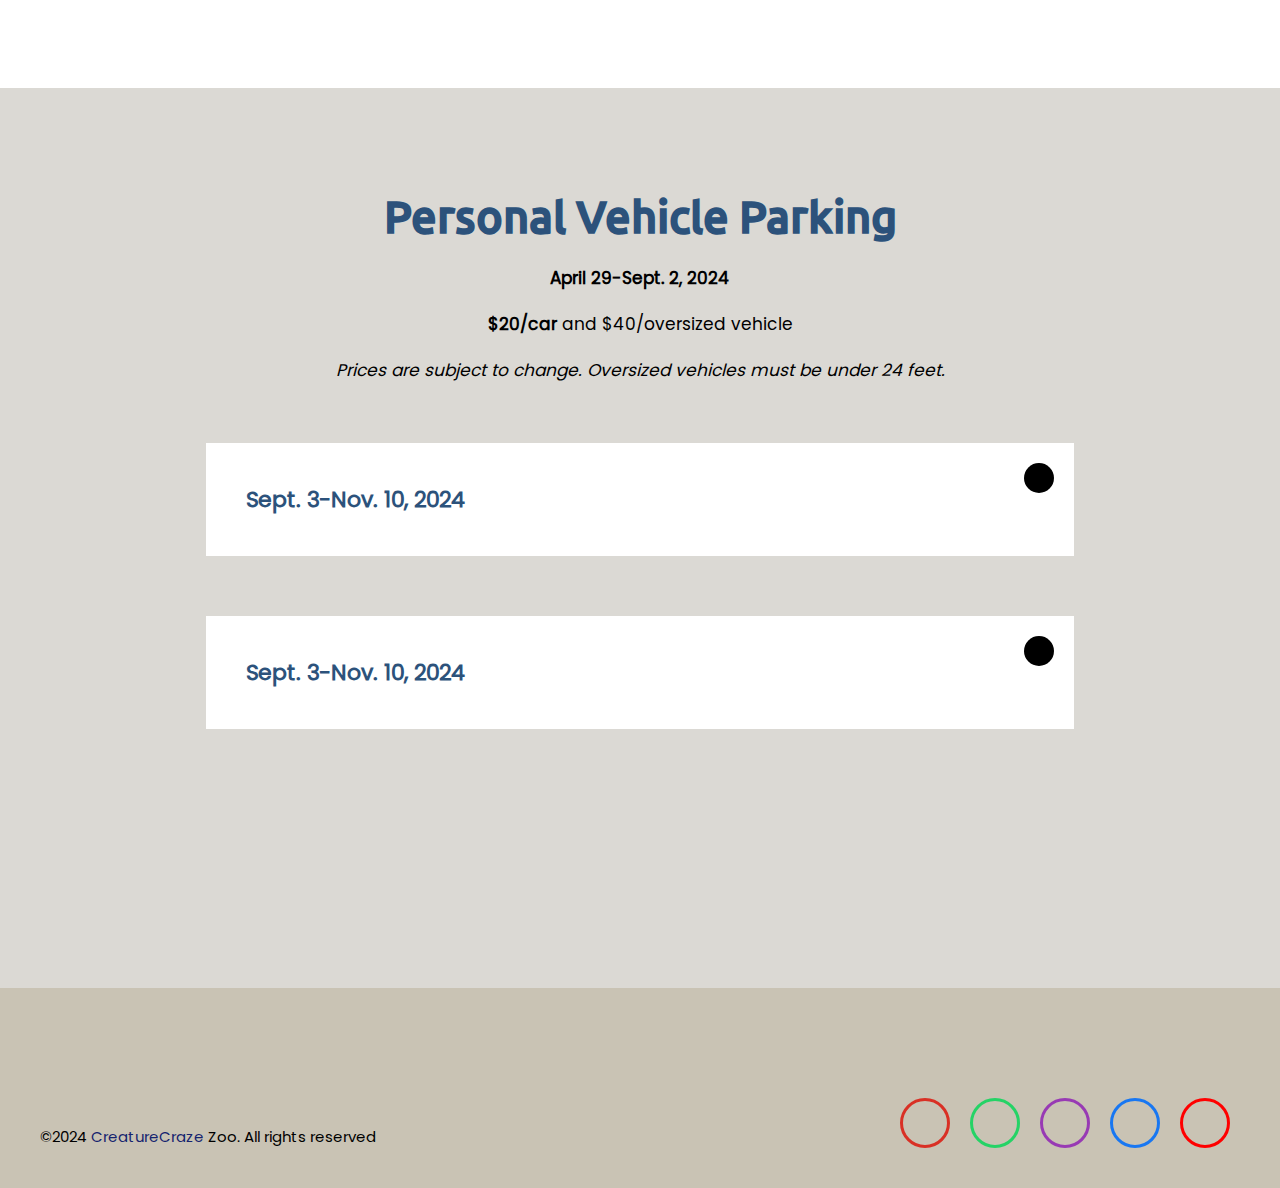
<file: html-links/maps-and-directions.html>
<!DOCTYPE html>
<html lang="en">
<head>
    <meta charset="UTF-8">
    <meta name="viewport" content="width=device-width, initial-scale=1.0">
    <title>Document</title>
    <link rel="stylesheet" href="../CSS/maps-and-directions.css">

     <!-- font awsome CDN -->
     <link rel="stylesheet" href="https://cdnjs.cloudflare.com/ajax/libs/font-awesome/6.5.2/css/all.min.css" integrity="sha512-SnH5WK+bZxgPHs44uWIX+LLJAJ9/2PkPKZ5QiAj6Ta86w+fsb2TkcmfRyVX3pBnMFcV7oQPJkl9QevSCWr3W6A==" crossorigin="anonymous" referrerpolicy="no-referrer" />

</head>
<body>

    <!-- Header -->
    <header id="header">
        <a href="../index.html"><img src="../images/logo.png" alt="logo"></a>
        <ul>
            <li><a href="../html-links/animals.html">Animals</a></li>
            <li><a href="../html-links/hours-and-prices.html">Plan Your Visit</a></li>
            <li><a href="../html-links/mission.html">Our Mission</a></li>
            <li><a href="../html-links/work.html">Our Work</a></li>
        </ul>
    </header>
    
    <div class="image">

    </div>

    <div id="parking-location">
        <div id="parking-location-text">
            <h1>Parking and Maps</h1>
            <p>The Zoo is located in Forest Park next to US 40/I-64.
            Saint Louis Zoo, One Government Drive, St. Louis, MO 63110.</p>
        </div>
    </div>

    <div id="parking-lots">
        <div id="parking-lots-text">
            <h2>Zoo Parking Lots</h2>
            <p>Driving is a convenient way to visit the Saint Louis Zoo! All-day parking is available on the Zoo’s North Lot on Government Drive and South Lot on Wells Drive. See below for pricing.</p>
            <p>Which parking lot is best for your visit? The North Lot leads to the Zoo’s North Entrance in The Living World, which is near Grizzly Ridge and Insectarium. The South Lot leads to the Zoo’s South Entrance, which is near River’s Edge and Historic Hill.</p>
        </div>
    </div>
    
    <!-- prices for parking -->
    <div id="personal-vehicle">
        <h2>Personal Vehicle Parking</h2>
        <b>April 29-Sept. 2, 2024</b>
        <p><strong>$20/car</strong> and $40/oversized vehicle</p>
        <em>Prices are subject to change. Oversized vehicles must be under 24 feet.</em>

        <div class="prices-cont">
            <p>Sept. 3-Nov. 10, 2024</p>
            <div class="icons-div-1">
                <i class="fa-solid fa-angle-right"></i>
            </div>
            <div class="toggle-1 hidden">
                <p><strong>Monday-Thursday: $15/car</strong> and $30/oversized vehicle</p>
                <p><strong>Friday-Sunday: $20/car</strong> and $40/oversized vehicle</p>
            </div>
        </div>

        <div class="prices-cont">
            <p>Sept. 3-Nov. 10, 2024</p>
            <div class="icons-div-2">
                <i class="fa-solid fa-angle-right"></i>
            </div>
            <div class="toggle-2 hidden">
                <p><strong>$10/car</strong>  and $20/oversized vehicle</p>
            </div>
        </div>
    </div>

      <!-- footer -->
      <footer id="footer">
        <div id="rights-reserved">
            <span>&copy</span>
            <p>2024 <span style="color: #16236f;">CreatureCraze</span> Zoo. All rights reserved</p>
        </div>

        <div id="social-links">
            <a href="mailto: aitezazsikandar@gmail.com" target="_blank"><i class="fa-regular fa-envelope" id="mail"></i></a>
            <a href="https://wa.me/923070888643" target="_blank"><i class="fa-brands fa-whatsapp" id="whatsapp"></i></a>
            <a href="https://www.instagram.com/ur_zaz/" target="_blank"><i class="fa-brands fa-instagram" id="insta"></i></a>
            <a href="https://mobile.facebook.com/profile.php?eav=AfbBMakGNehMFV8rWUJ6Y_LuCiNpM9uTeAITzwYou727HazU9HzLM7RdwJyuZKEnr8I&paipv=0" target="_blank"><i class="fa-brands fa-facebook-f" id="fb"></i></a>
            <a href=""><i class="fa-brands fa-youtube" id="yt"></i></a>
        </div>
    </footer>

    <script src="../js/maps-and-directions.js"></script>
</body>
</html>
</file>
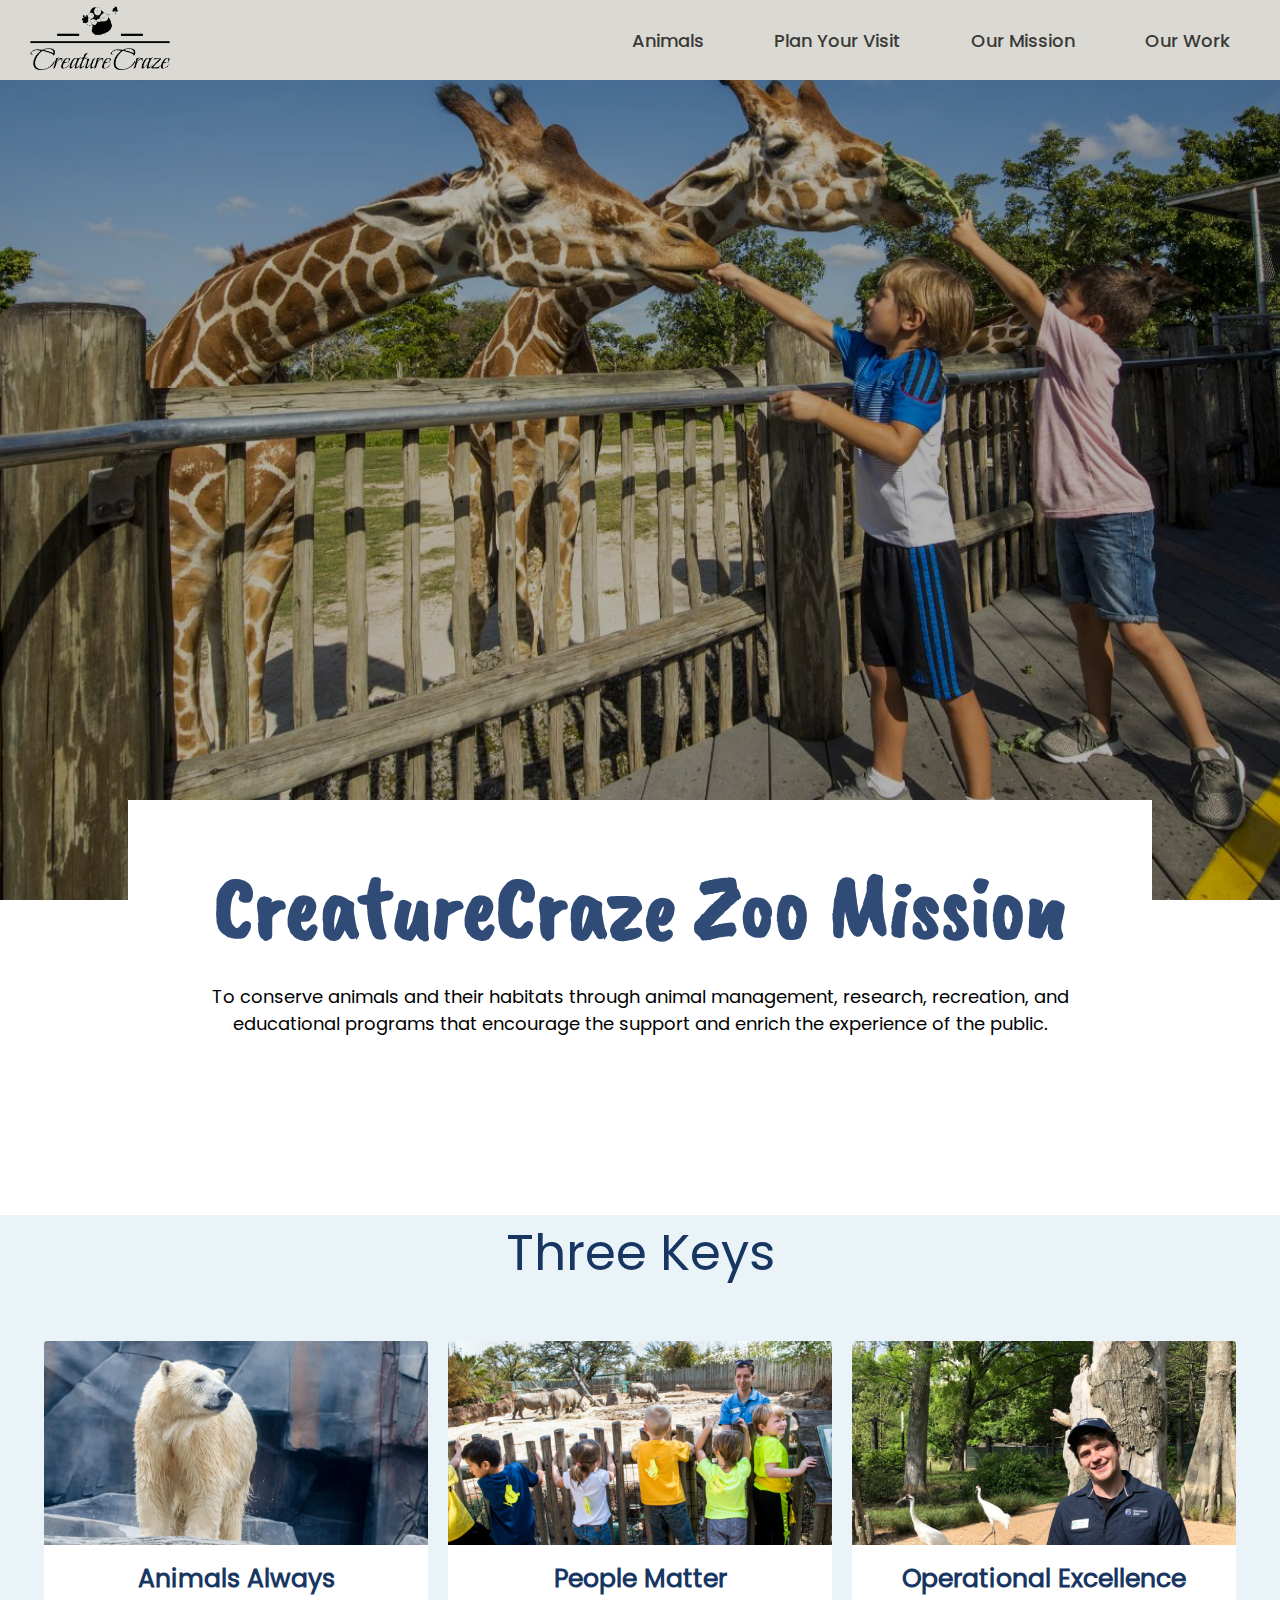
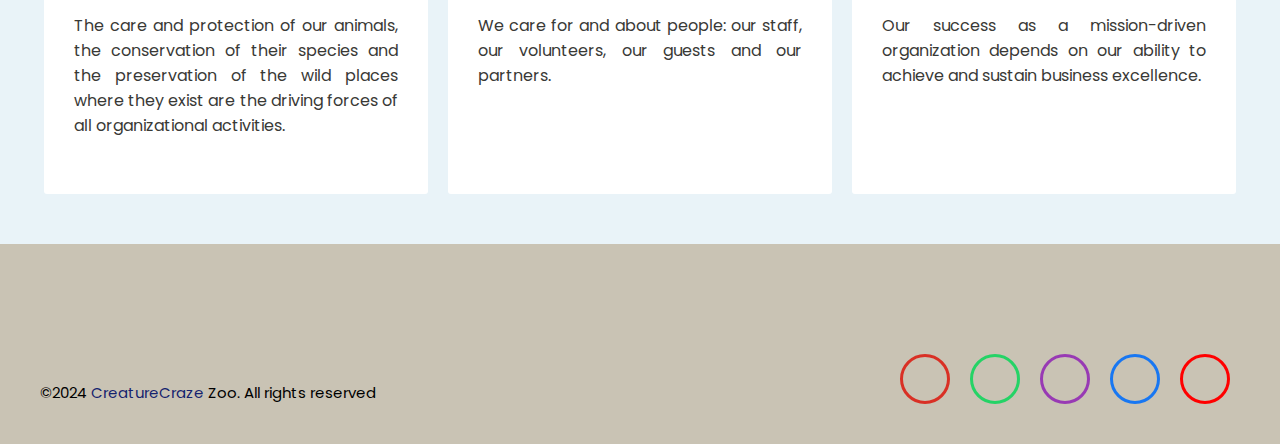
<file: html-links/mission.html>
<!DOCTYPE html>
<html lang="en">
<head>
    <meta charset="UTF-8">
    <meta name="viewport" content="width=device-width, initial-scale=1.0">
    <title>Our Mission</title>
    <link rel="stylesheet" href="../CSS/mission.css">
    <!-- font awsome CDN -->
    <link rel="stylesheet" href="https://cdnjs.cloudflare.com/ajax/libs/font-awesome/6.5.2/css/all.min.css" integrity="sha512-SnH5WK+bZxgPHs44uWIX+LLJAJ9/2PkPKZ5QiAj6Ta86w+fsb2TkcmfRyVX3pBnMFcV7oQPJkl9QevSCWr3W6A==" crossorigin="anonymous" referrerpolicy="no-referrer" />

</head>
<body>

        <!-- Header -->
    <header id="header">
        <a href="../index.html"><img src="../images/logo.png" alt="logo"></a>
        <ul>
            <li><a href="../html-links/animals.html">Animals</a></li>
            <li><a href="../html-links/hours-and-prices.html">Plan Your Visit</a></li>
            <li><a href="../html-links/mission.html">Our Mission</a></li>
            <li><a href="../html-links/work.html">Our Work</a></li>
        </ul>
    </header>
    

    <div class="image">

    </div>

    <div id="parking-location">
        <div id="parking-location-text">
            <h1>CreatureCraze Zoo Mission</h1>
            <p>To conserve animals and their habitats through animal management, research, recreation, and educational programs that encourage the support and enrich the experience of the public.</p>
        </div>
    </div>

    
            <!-- three divs -->
<div id="outside-div">
    <p>Three Keys</p>
</div>
    
    <div class="animals-groups">

        <div class="content-with-images">
            <div class="img-div">
                <img src="../images/our-mission/bear.webp" alt="">
            </div>
            <h2>Animals Always</h2>
            <p>The care and protection of our animals, the conservation of their species and the preservation of the wild places where they exist are the driving forces of all organizational activities.</p>
        </div>
                
        <div class="content-with-images">
            <div class="img-div">
                <img src="../images/our-mission/we-care.jpg" alt="">
            </div>  
            <h2>People Matter</h2>
            <p>We care for and about people: our staff, our volunteers, our guests and our partners.</p>
        </div>
                
        <div class="content-with-images">
            <div class="img-div">
                <img src="../images/our-mission/excellence.jpg" alt="">
            </div>
            <h2>Operational Excellence</h2>
            <p>Our success as a mission-driven organization depends on our ability to achieve and sustain business excellence.</p>
        </div>

    </div>

               <!-- footer -->
    <footer id="footer">
        <div id="rights-reserved">
            <span>&copy</span>
            <p>2024 <span style="color: #16236f;">CreatureCraze</span> Zoo. All rights reserved</p>
        </div>

        <div id="social-links">
            <a href="mailto: aitezazsikandar@gmail.com" target="_blank"><i class="fa-regular fa-envelope" id="mail"></i></a>
            <a href="https://wa.me/923070888643" target="_blank"><i class="fa-brands fa-whatsapp" id="whatsapp"></i></a>
            <a href="https://www.instagram.com/ur_zaz/" target="_blank"><i class="fa-brands fa-instagram" id="insta"></i></a>
            <a href="https://mobile.facebook.com/profile.php?eav=AfbBMakGNehMFV8rWUJ6Y_LuCiNpM9uTeAITzwYou727HazU9HzLM7RdwJyuZKEnr8I&paipv=0" target="_blank"><i class="fa-brands fa-facebook-f" id="fb"></i></a>
            <a href=""><i class="fa-brands fa-youtube" id="yt"></i></a>
        </div>
    </footer>
</body>
</html>
</file>
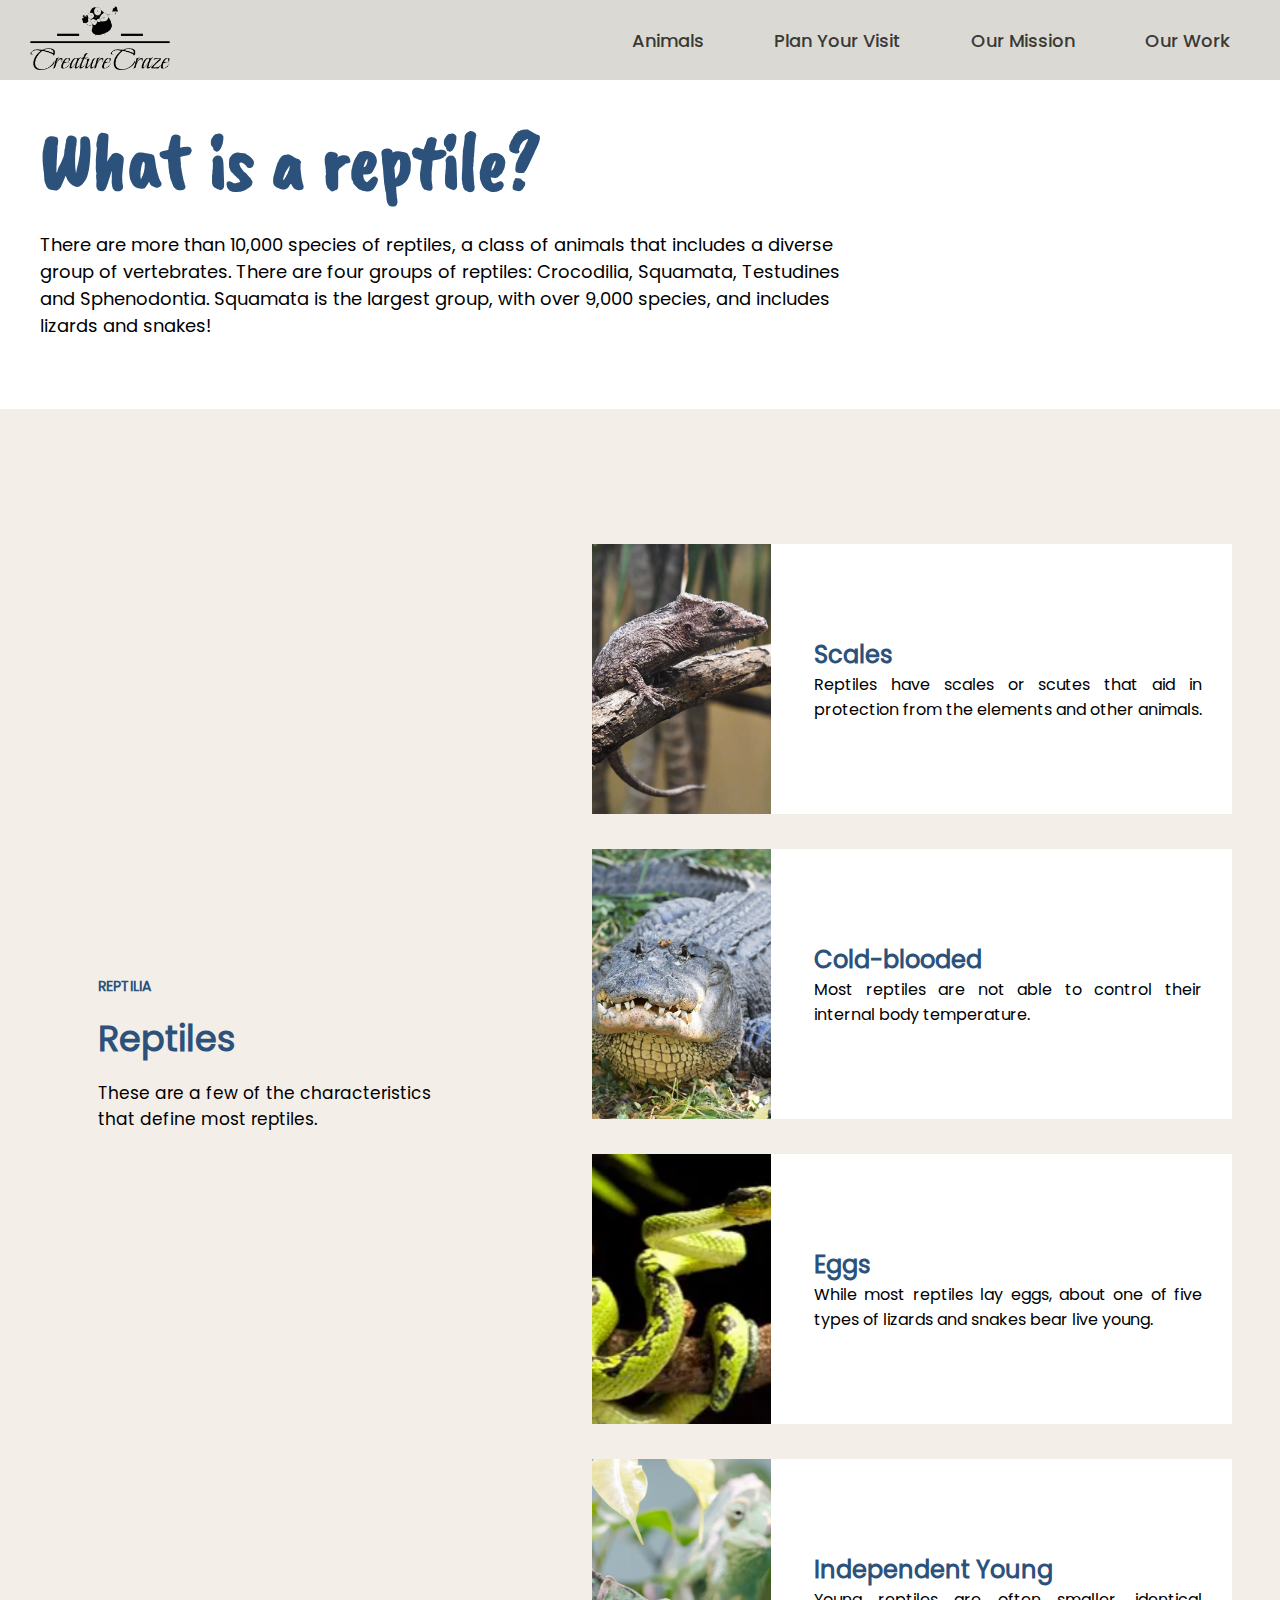
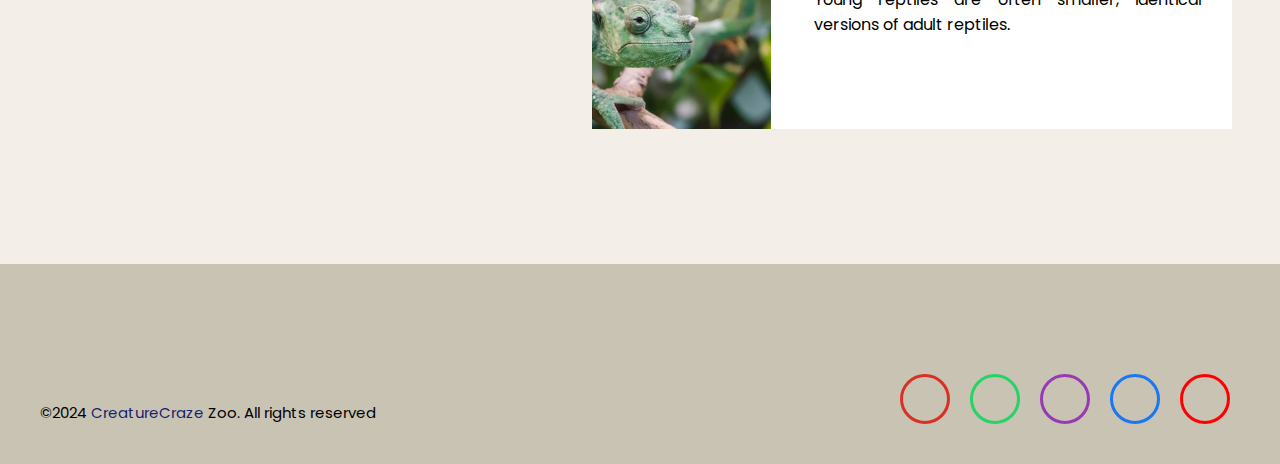
<file: html-links/reptiles.html>
<!DOCTYPE html>
<html lang="en">
<head>
    <meta charset="UTF-8">
    <meta name="viewport" content="width=device-width, initial-scale=1.0">
    <title>fishes</title>
    <link rel="stylesheet" href="../CSS/animal-spec.css">
     <!-- font awsome CDN -->
     <link rel="stylesheet" href="https://cdnjs.cloudflare.com/ajax/libs/font-awesome/6.5.2/css/all.min.css" integrity="sha512-SnH5WK+bZxgPHs44uWIX+LLJAJ9/2PkPKZ5QiAj6Ta86w+fsb2TkcmfRyVX3pBnMFcV7oQPJkl9QevSCWr3W6A==" crossorigin="anonymous" referrerpolicy="no-referrer" />

</head>
<body>

      <!-- Header -->
      <header id="header">
        <a href="../index.html"><img src="../images/logo.png" alt="logo"></a>
        <ul>
            <li><a href="../html-links/animals.html">Animals</a></li>
            <li><a href="../html-links/hours-and-prices.html">Plan Your Visit</a></li>
            <li><a href="../html-links/mission.html">Our Mission</a></li>
            <li><a href="../html-links/work.html">Our Work</a></li>
        </ul>
    </header>

    <!-- amphibians text -->
    <div id="ampi-text-div">
        <div id="text">
            <h1>What is a reptile?</h1>
            <p>There are more than 10,000 species of reptiles, a class of animals that includes a diverse group of vertebrates. There are four groups of reptiles: Crocodilia, Squamata, Testudines and Sphenodontia. Squamata is the largest group, with over 9,000 species, and includes lizards and snakes!</p>
        </div>
    </div>

    <!-- amphibians species -->
        <div id="know-and-go">

            <div id="go-text">
                <strong>REPTILIA</strong>
                <h2>Reptiles</h2>
                <p>These are a few of the characteristics that define most reptiles.</p>
            </div>
    
            <div class="go-images">
                <div class="map-image">
                    <div class="image-1"><img src="../images/animals/reptiles/scales.webp" loading="lazy" alt=""></div>
                    <div class="map-image-text">
                        <h2>Scales</h2>
                        <p>Reptiles have scales or scutes that aid in protection from the elements and other animals.</p>
                    </div>
                </div>
                <div class="map-image">
                    <div class="image-1"><img src="../images/animals/reptiles/cold-blooded.webp" loading="lazy" alt=""></div>
                    <div class="map-image-text">
                        <h2>Cold-blooded</h2>
                        <p>Most reptiles are not able to control their internal body temperature.</p>
                    </div>
                </div>
                <div class="map-image">
                    <div class="image-1"><img src="../images/animals/reptiles/eggs.webp" loading="lazy" alt=""></div>
                    <div class="map-image-text">
                        <h2>Eggs</h2>
                        <p>While most reptiles lay eggs, about one of five types of lizards and snakes bear live young.</p>
                    </div>
                </div>
                <div class="map-image">
                    <div class="image-1"><img src="../images/animals/reptiles/independent-young.webp" loading="lazy" alt=""></div>
                    <div class="map-image-text">
                        <h2>Independent Young</h2>
                        <p>Young reptiles are often smaller, identical versions of adult reptiles.</p>
                    </div>
                </div>
            </div>
             
        </div>

         <!-- footer -->
    <footer id="footer">
        <div id="rights-reserved">
            <span>&copy</span>
            <p>2024 <span style="color: #16236f;">CreatureCraze</span> Zoo. All rights reserved</p>
        </div>

        <div id="social-links">
            <a href="mailto: aitezazsikandar@gmail.com" target="_blank"><i class="fa-regular fa-envelope" id="mail"></i></a>
            <a href="https://wa.me/923070888643" target="_blank"><i class="fa-brands fa-whatsapp" id="whatsapp"></i></a>
            <a href="https://www.instagram.com/ur_zaz/" target="_blank"><i class="fa-brands fa-instagram" id="insta"></i></a>
            <a href="https://mobile.facebook.com/profile.php?eav=AfbBMakGNehMFV8rWUJ6Y_LuCiNpM9uTeAITzwYou727HazU9HzLM7RdwJyuZKEnr8I&paipv=0" target="_blank"><i class="fa-brands fa-facebook-f" id="fb"></i></a>
            <a href=""><i class="fa-brands fa-youtube" id="yt"></i></a>
        </div>
    </footer>
</body>
</html>
</file>
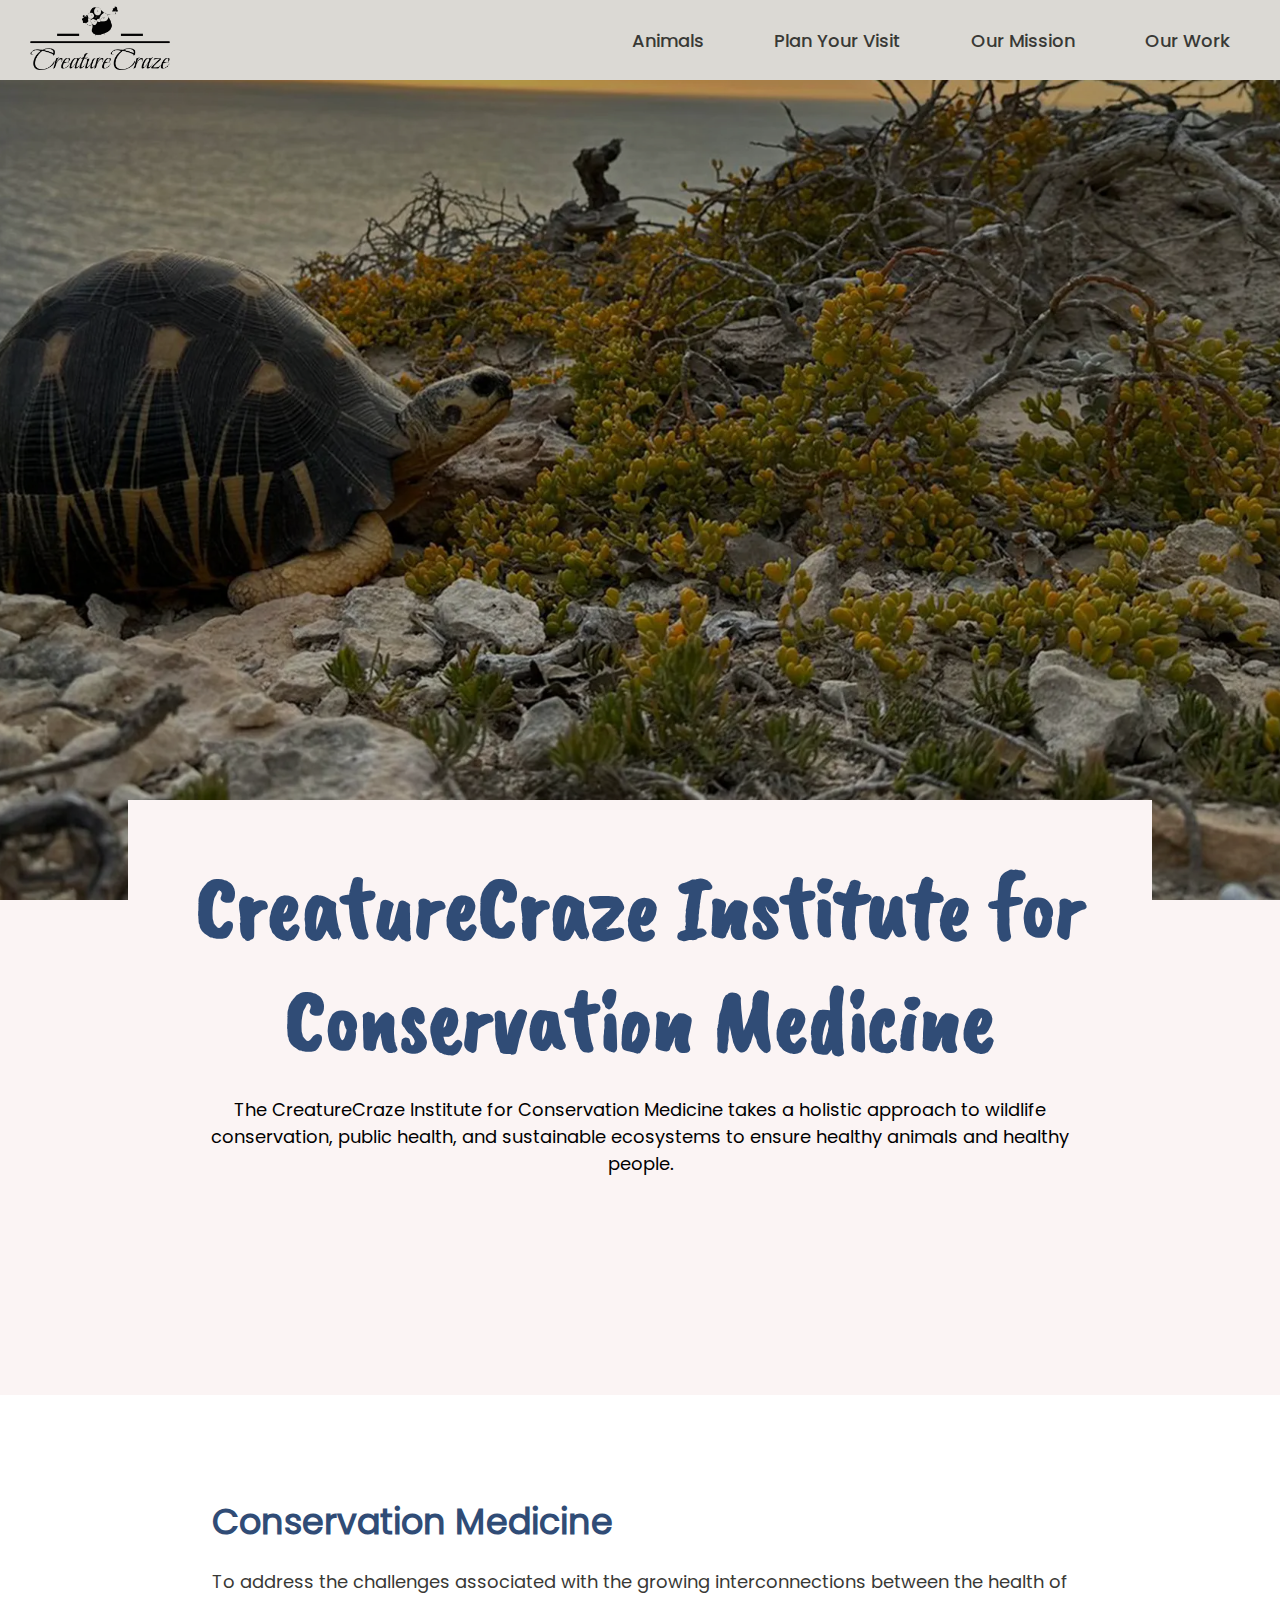
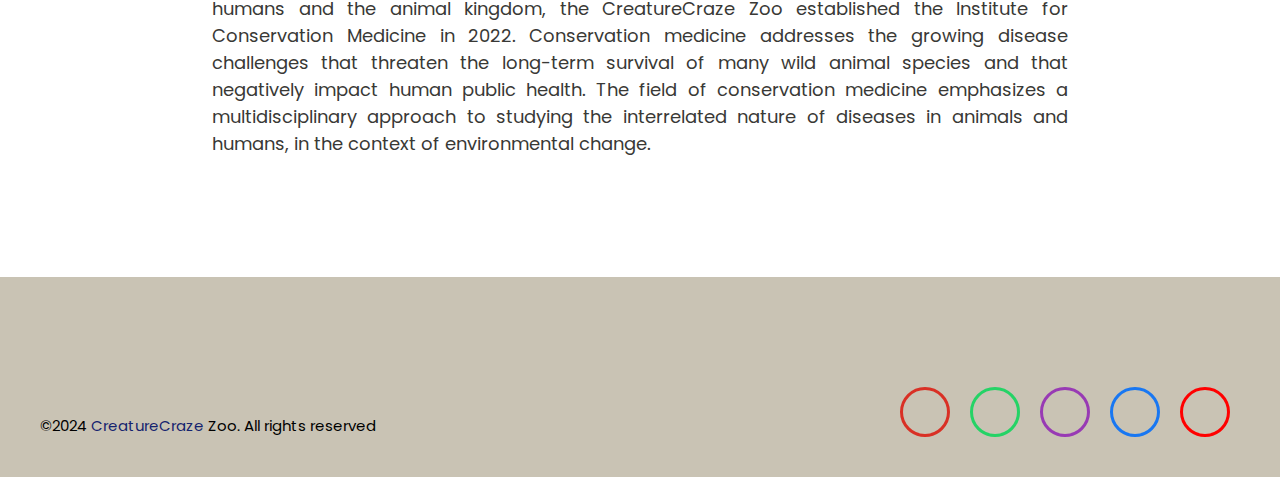
<file: html-links/work.html>
<!DOCTYPE html>
<html lang="en">
<head>
    <meta charset="UTF-8">
    <meta name="viewport" content="width=device-width, initial-scale=1.0">
    <title>Our Mission</title>
    <link rel="stylesheet" href="../CSS/work.css">
    <!-- font awsome CDN -->
    <link rel="stylesheet" href="https://cdnjs.cloudflare.com/ajax/libs/font-awesome/6.5.2/css/all.min.css" integrity="sha512-SnH5WK+bZxgPHs44uWIX+LLJAJ9/2PkPKZ5QiAj6Ta86w+fsb2TkcmfRyVX3pBnMFcV7oQPJkl9QevSCWr3W6A==" crossorigin="anonymous" referrerpolicy="no-referrer" />

</head>
<body>

        <!-- Header -->
    <header id="header">
        <a href="../index.html"><img src="../images/logo.png" alt="logo"></a>
        <ul>
            <li><a href="../html-links/animals.html">Animals</a></li>
            <li><a href="../html-links/hours-and-prices.html">Plan Your Visit</a></li>
            <li><a href="../html-links/mission.html">Our Mission</a></li>
            <li><a href="../html-links/work.html">Our Work</a></li>
        </ul>
    </header>
    

    <div class="image">

    </div>

    <div id="medicine-div">
        <div id="text">
            <h1>CreatureCraze Institute for Conservation Medicine</h1>
            <p>The CreatureCraze Institute for Conservation Medicine takes a holistic approach to wildlife conservation, public health, and sustainable ecosystems to ensure healthy animals and healthy people.</p>
        </div>
    </div>

    <!-- medicine -->
    <div id="medicine">
        <h2>Conservation Medicine</h2>
        <p>To address the challenges associated with the growing interconnections between the health of humans and the animal kingdom, the CreatureCraze Zoo established the Institute for Conservation Medicine in 2022. Conservation medicine addresses the growing disease challenges that threaten the long-term survival of many wild animal species and that negatively impact human public health. The field of conservation medicine emphasizes a multidisciplinary approach to studying the interrelated nature of diseases in animals and humans, in the context of environmental change.</p>
    </div>

    <!-- footer -->
    <footer id="footer">
        <div id="rights-reserved">
            <span>&copy</span>
            <p>2024 <span style="color: #16236f;">CreatureCraze</span> Zoo. All rights reserved</p>
        </div>

        <div id="social-links">
            <a href="mailto: aitezazsikandar@gmail.com" target="_blank"><i class="fa-regular fa-envelope" id="mail"></i></a>
            <a href="https://wa.me/923070888643" target="_blank"><i class="fa-brands fa-whatsapp" id="whatsapp"></i></a>
            <a href="https://www.instagram.com/ur_zaz/" target="_blank"><i class="fa-brands fa-instagram" id="insta"></i></a>
            <a href="https://mobile.facebook.com/profile.php?eav=AfbBMakGNehMFV8rWUJ6Y_LuCiNpM9uTeAITzwYou727HazU9HzLM7RdwJyuZKEnr8I&paipv=0" target="_blank"><i class="fa-brands fa-facebook-f" id="fb"></i></a>
            <a href=""><i class="fa-brands fa-youtube" id="yt"></i></a>
        </div>
    </footer>
</body>
</html>
</file>
<file: CSS/animal-spec.css>
@import url(./universal.css);

#header{
    height: 80px;
    background-color: #dbd9d4;
    z-index: 1;
    display: flex;
    justify-content: space-between;
    align-items: center;
    width: 100%;
    position: fixed;
}

#header img{
    margin: 0 30px;
    width: 140px;
    cursor: pointer;
}

#header ul{
    display: flex;
    align-items: center;
    gap: 70px;
    list-style-type: none;
    margin: 0 50px;
    font-size: 18px;
    font-family: poppins-medium;
    height: 100%;
}

#header ul li {
    position: relative;
    cursor: pointer;
}

#header ul li::before {
    content: '';
    position: absolute;
    bottom: -2px;
    width: 0;
    height: 2px;
    background-color: #d6622c;
    transition: width 0.3s ease;
}

#header ul li:hover::before {
    width: 100%;
}

#header a{
    text-decoration: none;
    color: #393936;
}

#ampi-text-div{
    padding-top: 60px;
    width: 100%;
    background-color: #fff;
}

#text{
    padding: 50px 40px;
    width: 70%;
}

#text h1{
    font-family: caveat-regular;
    font-size: 80px;
    color: #2c527b;
}

#text p{
    font-family: poppins-regular;
    margin: 20px 0;
    font-size: 18px;
}

#know-and-go{
    min-height: 100vh;
    width: 100%;
    background-color: #f3eee8;
    padding: 100px 0;
    display: flex;
    justify-content: space-around;
}

#go-text{
    width: 35%;
    height: 110vh;
    display: flex;
    justify-content: center;
    flex-direction: column;
    /* align-items: center; */
    margin: 50px 0;
    padding: 0 50px;

}

#go-text strong{
    font-family: poppins-regular;
    color: #2c527b;
    font-size: 14px;
}

#go-text h2{
    font-family: poppins-regular;
    color: #2c527b;
    font-size: 35px;
    margin: 15px 0;
}

#go-text p{
    font-family: poppins-regular;
    font-size: 17px;
}

.go-images{
    width: 50%;
}

.map-image{
    height: 30vh;
    width: 100%;
    background-color: #fff;
    display: flex;
    justify-content: space-between;
    align-items: center;
    margin: 35px 0;
}

.map-image .image-1{
    height: 100%;
    width: 28%;
    overflow: hidden;
}

.map-image img{
    width: 100%;
    height: 100%;
    object-fit: cover;
}

.map-image-text{
    width: 70%;
    padding: 20px 30px;
    text-align: justify;
    font-family: poppins-regular;
}

.map-image-text h2{
    color: #2c527b;
}


#footer{
    height: 200px;
    background-color: #c9c3b4;
    display: flex;
    justify-content: space-between;
}

#rights-reserved{
    display: flex;
    width: 48%;
    height: 100%;
    justify-content: flex-start;
    align-items: flex-end;
    padding: 40px;
    color: black;
    font-size: 15px;
    font-family: poppins-regular;
}

#social-links{
    width: 48%;
    height: 100%;
    display: flex;
    justify-content: flex-end;
    align-items: flex-end;
    padding: 40px;
}

#social-links i{
    font-size: 30px;
    margin: 0 10px;
    transition: all 0.3s ease-in-out;
}

#social-links i:hover{ 
    background-color: #fff;
    transform: scale(1.05);
}

#social-links a{
    text-decoration: none;
}

#whatsapp{
    color: #25D366;
    border: 3px solid #25D366;
    height: 50px;
    width: 50px;
    display: flex;
    justify-content: center;
    align-items: center;
    border-radius: 50%;
}

#insta{
    color: #983ab4;
    border: 3px solid #983ab4;
    height: 50px;
    width: 50px;
    display: flex;
    justify-content: center;
    align-items: center;
    border-radius: 50%;
}

#fb{
    color: #1877F2;
    border: 3px solid #1877F2;
    height: 50px;
    width: 50px;
    display: flex;
    justify-content: center;
    align-items: center;
    border-radius: 50%;
}

#yt{
    color: #FF0000;
    border: 3px solid #FF0000;
    height: 50px;
    width: 50px;
    display: flex;
    justify-content: center;
    align-items: center;
    border-radius: 50%;
}

#mail{
    color:  #D93025;
    border: 3px solid #D93025;
    height: 50px;
    width: 50px;
    display: flex;
    justify-content: center;
    align-items: center;
    border-radius: 50%;
}
</file>
<file: CSS/animals.css>
@import url(./universal.css);

#header{
    height: 80px;
    background-color: #dbd9d4;
    z-index: 1;
    display: flex;
    justify-content: space-between;
    align-items: center;
    width: 100%;
    position: fixed;
}

#header img{
    margin: 0 30px;
    width: 140px;
    cursor: pointer;
}

#header ul{
    display: flex;
    align-items: center;
    gap: 70px;
    list-style-type: none;
    margin: 0 50px;
    font-size: 18px;
    font-family: poppins-medium;
    color: #393936;
    height: 100%;
}

#header ul li {
    position: relative;
    cursor: pointer;
}

#header ul li::before {
    content: '';
    position: absolute;
    bottom: -2px;
    width: 0;
    height: 2px;
    background-color: #d6622c;
    transition: width 0.3s ease;
}

#header ul li:hover::before {
    width: 100%;
}

#header a{
    text-decoration: none;
    color: #393936;
}

.image{
    width: 100%;
    height: 100svh;
    background-image: url(../images/home-page/childs-with-birds.jpg);
    background-position: center;
    background-size: cover;
    position: relative;
    isolation: isolate;
    display: flex;
    align-items: center;
}

.image::after{
    content: " ";
    position: absolute;
    inset: 0;
    background-color: black;
    z-index: -1;
    opacity: 0.5;
}

#img-text{
    margin: 0 100px;
    width: 40%;
}

#img-text h1{
    font-family: ubunto-medium;
    font-size: 80px;
    color: #fff;
}

#img-text p{
    color: #fff;
    margin: 30px 0;
    font-family: poppins-regular;
    font-size: 18px;
}

#animals-classify{
    min-height: 100vh;
    padding: 100px 0;
    background-color: #dbd9d4;
}

#animals-classify h2{
    text-align: center;
    padding: 100px 0;
    font-family: ubunto-medium;
    font-size: 45px;
    color: #183662;
}

.animals-groups{
    display: flex;
    flex-wrap: wrap;
    justify-content: center;
    gap: 20px;
    font-family: poppins-regular;
}

.animals-groups .content-with-images{
    width: 30%;
    background-color: #fff;
    border-radius: 3px;
    overflow: hidden;
}

.animals-groups img {
    width: 100%;
    height: auto;
}

.animals-groups p{
    text-align: center;
    margin: 15px 0;
    color: #393936;
}

.animals-groups h3{
    text-align: center;
    margin: 15px 0;
    color: #183662;
    font-size: 25px;
}

.arr-div{
    margin: 15px auto;
    width: 10rem;
    display: flex;
    justify-content: center;
    align-items: center;
    cursor: pointer;
}

.arr-div:hover .arrow{
    transform: translateX(5px);
}

.arr-div .arrow{
    transition: transform 0.3s ease-in-out;
    margin: 0 10px;
}

.arr-div a{
    text-decoration: none;
    color: #183662;
    font-weight: 500;
}

.arr-div i{
    color: #183662;
}

#footer{
    height: 200px;
    background-color: #c9c3b4;
    display: flex;
    justify-content: space-between;
}

#rights-reserved{
    display: flex;
    width: 48%;
    height: 100%;
    justify-content: flex-start;
    align-items: flex-end;
    padding: 40px;
    color: black;
    font-size: 15px;
    font-family: poppins-regular;
}

#social-links{
    width: 48%;
    height: 100%;
    display: flex;
    justify-content: flex-end;
    align-items: flex-end;
    padding: 40px;
}

#social-links i{
    font-size: 30px;
    margin: 0 10px;
    transition: all 0.3s ease-in-out;
}

#social-links i:hover{ 
    background-color: #fff;
    transform: scale(1.05);
}

#social-links a{
    text-decoration: none;
}

#whatsapp{
    color: #25D366;
    border: 3px solid #25D366;
    height: 50px;
    width: 50px;
    display: flex;
    justify-content: center;
    align-items: center;
    border-radius: 50%;
}

#insta{
    color: #983ab4;
    border: 3px solid #983ab4;
    height: 50px;
    width: 50px;
    display: flex;
    justify-content: center;
    align-items: center;
    border-radius: 50%;
}

#fb{
    color: #1877F2;
    border: 3px solid #1877F2;
    height: 50px;
    width: 50px;
    display: flex;
    justify-content: center;
    align-items: center;
    border-radius: 50%;
}

#yt{
    color: #FF0000;
    border: 3px solid #FF0000;
    height: 50px;
    width: 50px;
    display: flex;
    justify-content: center;
    align-items: center;
    border-radius: 50%;
}

#mail{
    color:  #D93025;
    border: 3px solid #D93025;
    height: 50px;
    width: 50px;
    display: flex;
    justify-content: center;
    align-items: center;
    border-radius: 50%;
}
</file>
<file: CSS/home-animals.css>
@import url(./universal.css);

#header{
    height: 100px;
    background-color: #dbd9d4;
    z-index: 1;
    display: flex;
    justify-content: space-between;
    align-items: center;
}

#header img{
    margin: 0 30px;
    width: 140px;
    cursor: pointer;
}

#header ul{
    display: flex;
    align-items: center;
    gap: 70px;
    list-style-type: none;
    margin: 0 50px;
    font-size: 18px;
    font-family: poppins-medium;
    color: #393936;
    height: 100%;
}

#header ul li {
    position: relative;
    cursor: pointer;
}

#header ul li::before {
    content: '';
    position: absolute;
    bottom: -2px;
    width: 0;
    height: 2px;
    background-color: #d6622c;
    transition: width 0.3s ease;
}

#header ul li:hover::before {
    width: 100%;
}

.image{
    width: 100%;
    height: 100svh;
    background-image: url(../images/home-page/childs-with-birds.jpg);
    background-position: center;
    background-size: cover;
    position: relative;
    isolation: isolate;
    display: flex;
    align-items: center;
}

.image::after{
    content: " ";
    position: absolute;
    inset: 0;
    background-color: black;
    z-index: -1;
    opacity: 0.5;
}

#img-text{
    margin: 0 100px;
    width: 40%;
}

#img-text h1{
    font-family: ubunto-medium;
    font-size: 60px;
    color: #fff;
}

#img-text p{
    color: #fff;
    margin: 30px 0;
    font-family: poppins-regular;
}

#animals-classify{
    min-height: 100vh;
    padding: 100px 0;
    background-color: #dbd9d4;
}

#animals-classify h2{
    text-align: center;
    padding: 100px 0;
    font-family: ubunto-medium;
    font-size: 45px;
    color: #183662;
}

.animals-groups{
    display: flex;
    flex-wrap: wrap;
    justify-content: center;
    gap: 20px;
    font-family: poppins-regular;
}

.animals-groups .content-with-images{
    width: 30%;
    background-color: #fff;
    border-radius: 3px;
    overflow: hidden;
}

.animals-groups img {
    width: 100%;
    height: auto;
}

.animals-groups p{
    text-align: center;
    margin: 15px 0;
    color: #393936;
}

.animals-groups h3{
    text-align: center;
    margin: 15px 0;
    color: #183662;
    font-size: 25px;
}

.arr-div{
    margin: 15px auto;
    width: 10rem;
    display: flex;
    justify-content: center;
    align-items: center;
    cursor: pointer;
}

.arr-div:hover .arrow{
    transform: translateX(5px);
}

.arr-div .arrow{
    transition: transform 0.3s ease-in-out;
    margin: 0 10px;
}

.arr-div a{
    text-decoration: none;
    color: #183662;
    font-weight: 500;
}

.arr-div i{
    color: #183662;
}

#footer{
    height: 200px;
    background-color: #c9c3b4;
    display: flex;
    justify-content: space-between;
}

#rights-reserved{
    display: flex;
    width: 48%;
    height: 100%;
    justify-content: flex-start;
    align-items: flex-end;
    padding: 40px;
    color: black;
    font-size: 15px;
    font-family: poppins-regular;
}

#social-links{
    width: 48%;
    height: 100%;
    display: flex;
    justify-content: flex-end;
    align-items: flex-end;
    padding: 40px;
}

#social-links i{
    font-size: 30px;
    margin: 0 10px;
    transition: all 0.3s ease-in-out;
}

#social-links i:hover{ 
    background-color: #fff;
    transform: scale(1.05);
}

#social-links a{
    text-decoration: none;
}

#whatsapp{
    color: #25D366;
    border: 3px solid #25D366;
    height: 50px;
    width: 50px;
    display: flex;
    justify-content: center;
    align-items: center;
    border-radius: 50%;
}

#insta{
    color: #983ab4;
    border: 3px solid #983ab4;
    height: 50px;
    width: 50px;
    display: flex;
    justify-content: center;
    align-items: center;
    border-radius: 50%;
}

#fb{
    color: #1877F2;
    border: 3px solid #1877F2;
    height: 50px;
    width: 50px;
    display: flex;
    justify-content: center;
    align-items: center;
    border-radius: 50%;
}

#yt{
    color: #FF0000;
    border: 3px solid #FF0000;
    height: 50px;
    width: 50px;
    display: flex;
    justify-content: center;
    align-items: center;
    border-radius: 50%;
}

#mail{
    color:  #D93025;
    border: 3px solid #D93025;
    height: 50px;
    width: 50px;
    display: flex;
    justify-content: center;
    align-items: center;
    border-radius: 50%;
}
</file>
<file: CSS/hours-and-prices.css>
@import url(./universal.css);


#header{
    height: 80px;
    background-color: #dbd9d4;
    z-index: 1;
    display: flex;
    justify-content: space-between;
    align-items: center;
    width: 100%;
    position: fixed;
}

#header img{
    margin: 0 30px;
    width: 140px;
    cursor: pointer;
}

#header ul{
    display: flex;
    align-items: center;
    gap: 70px;
    list-style-type: none;
    margin: 0 50px;
    font-size: 18px;
    font-family: poppins-medium;
    color: #393936;
    height: 100%;
}

#header ul li {
    position: relative;
    cursor: pointer;
}

#header ul li::before {
    content: '';
    position: absolute;
    bottom: -2px;
    width: 0;
    height: 2px;
    background-color: #df5a31;
    transition: width 0.3s ease;
}

#header ul li:hover::before {
    width: 100%;
}

#header a{
    text-decoration: none;
    color: #393936;
}

#free-zoo{
    background-color: #df5a31;
    padding: 150px 20px 50px 20px;
    text-align: center;
    color: #fff;
}

#free-zoo p{
    text-transform: uppercase;
    font-family: poppins-regular;
}

#free-zoo h1{
    font-family: caveat-regular;
    font-size: 100px;
    margin: 20px 0;
}

#spring-hrs{
    width: 60%;
    margin: 0 auto;
    padding: 100px 0;
}

#spring-hrs h2{
    color: #183662;
    font-size: 40px;
    font-family: ubunto-medium;
}

#spring-hrs div{
    font-family: poppins-regular;
    margin: 20px 0;
}

#spring-hrs em{
    font-size: 18px;
    color: #393936;
    font-family: poppins-regular;
}

#prices{
    min-height: 100vh;
    background-color: #dbd9d4;
    padding: 100px 20px;
}


#prices h2{
    text-align: center;
    font-family: ubunto-medium;
    font-size: 45px;
    color: #2c527b;
}

#prices > p{
    text-align: center;
    font-size: 17px;
    margin: 20px 0;
    font-family: poppins-regular;
    color: #000;
}

.prices-cont{
    width: 70%;
    background-color: #fff;
    margin: 60px auto 20px auto;
    padding: 40px;
    font-family: poppins-regular;
    position: relative;
}

.prices-cont .icons-div-1, .prices-cont .icons-div-2{
    position: absolute;
    right: 20px;
    top: 20px;
    background-color: #000;
    height: 30px;
    width: 30px;
    display: flex;
    justify-content: center;
    align-items: center;
    border-radius: 50%;
    cursor: pointer;
}

.prices-cont i{
    color: white;
    rotate: 90deg;
    transition: transform 0.3s ease;
}

.prices-cont > p{
    font-size: 22px;
    color: #2c527b;
    font-weight: bold;
}

.prices-cont .toggle-1, .prices-cont .toggle-2 {
    margin: 20px 0;
}

.prices-cont .toggle-1 > p, .prices-cont .toggle-2 > p{
    font-size: 17px;
    font-family: poppins-regular;
    color: #000;
    margin: 5px 0;
}


.hidden {
    display: none;
}

.prices-cont i.rotated {
    transform: rotate(-180deg);
}

#footer{
    height: 200px;
    background-color: #c9c3b4;
    display: flex;
    justify-content: space-between;
}

#rights-reserved{
    display: flex;
    width: 48%;
    height: 100%;
    justify-content: flex-start;
    align-items: flex-end;
    padding: 40px;
    color: black;
    font-size: 15px;
    font-family: poppins-regular;
}

#social-links{
    width: 48%;
    height: 100%;
    display: flex;
    justify-content: flex-end;
    align-items: flex-end;
    padding: 40px;
}

#social-links i{
    font-size: 30px;
    margin: 0 10px;
    transition: all 0.3s ease-in-out;
}

#social-links i:hover{ 
    background-color: #fff;
    transform: scale(1.05);
}

#social-links a{
    text-decoration: none;
}

#whatsapp{
    color: #25D366;
    border: 3px solid #25D366;
    height: 50px;
    width: 50px;
    display: flex;
    justify-content: center;
    align-items: center;
    border-radius: 50%;
}

#insta{
    color: #983ab4;
    border: 3px solid #983ab4;
    height: 50px;
    width: 50px;
    display: flex;
    justify-content: center;
    align-items: center;
    border-radius: 50%;
}

#fb{
    color: #1877F2;
    border: 3px solid #1877F2;
    height: 50px;
    width: 50px;
    display: flex;
    justify-content: center;
    align-items: center;
    border-radius: 50%;
}

#yt{
    color: #FF0000;
    border: 3px solid #FF0000;
    height: 50px;
    width: 50px;
    display: flex;
    justify-content: center;
    align-items: center;
    border-radius: 50%;
}

#mail{
    color:  #D93025;
    border: 3px solid #D93025;
    height: 50px;
    width: 50px;
    display: flex;
    justify-content: center;
    align-items: center;
    border-radius: 50%;
}
</file>
<file: CSS/maps-and-directions.css>
@import url(./universal.css);

#header{
    height: 80px;
    background-color: #dbd9d4;
    z-index: 1;
    display: flex;
    justify-content: space-between;
    align-items: center;
    width: 100%;
    position: fixed;
}

#header img{
    margin: 0 30px;
    width: 140px;
    cursor: pointer;
}

#header ul{
    display: flex;
    align-items: center;
    gap: 70px;
    list-style-type: none;
    margin: 0 50px;
    font-size: 18px;
    font-family: poppins-medium;
    color: #393936;
    height: 100%;
}

#header ul li {
    position: relative;
    cursor: pointer;
}

#header ul li::before {
    content: '';
    position: absolute;
    bottom: -2px;
    width: 0;
    height: 2px;
    background-color: #d6622c;
    transition: width 0.3s ease;
}

#header ul li:hover::before {
    width: 100%;
}

#header a{
    text-decoration: none;
    color: #393936;
}

.image{
    width: 100%;
    height: 100svh;
    background-image: url(../images/home-page/parking-hero.webp);
    background-position: center;
    background-size: cover;
    position: relative;
    isolation: isolate;
    display: flex;
    align-items: center;
}

.image::after{
    content: " ";
    position: absolute;
    inset: 0;
    background-color: black;
    z-index: -1;
    opacity: 0.3;
}

#parking-location{
    height: 35vh;
    width: 100%;
    background-color: #2c527b;
    position: relative;
}

#parking-location-text{
    position: absolute;
    height: 100%;
    width: 80%;
    background-color: #2c527b;
    top: -100px;
    left: 10%;
    padding-top: 50px;
}

#parking-location h1{
    text-align: center;
    font-family: caveat-regular;
    font-size: 90px;
    color: #fff;
}

#parking-location p{
    text-align: center;
    width: 60%;
    margin: 20px auto;
    font-size: 18px;
    font-family: poppins-regular;
    color: #fff;
}

#parking-lots{
    padding: 100px 20px;
}

#parking-lots-text{
    width: 60%;
    margin: 0 auto;
}

#parking-lots-text h2{
    font-family: ubunto-medium;
    font-size: 45px;
    color: #2c527b;
}

#parking-lots-text p{
    text-align: justify;
    font-size: 17px;
    margin: 20px 0;
    font-family: poppins-regular;
    color: #393936;
}

#personal-vehicle{
    min-height: 100vh;
    background-color: #dbd9d4;
    padding: 100px 20px;
}

#personal-vehicle h2{
    text-align: center;
    font-family: ubunto-medium;
    font-size: 45px;
    color: #2c527b;
}

#personal-vehicle b{
    display: block;
    text-align: center;
    font-size: 17px;
    margin: 20px 0;
    font-family: poppins-regular;
    color: #000;
}

#personal-vehicle > p{
    text-align: center;
    font-size: 17px;
    margin: 20px 0;
    font-family: poppins-regular;
    color: #000;
}

#personal-vehicle em{
    display: block;
    text-align: center;
    font-size: 17px;
    margin: 20px 0;
    font-family: poppins-regular;
    color: #000;
}

.prices-cont{
    width: 70%;
    background-color: #fff;
    margin: 60px auto 20px auto;
    padding: 40px;
    font-family: poppins-regular;
    position: relative;
}

.prices-cont .icons-div-1, .prices-cont .icons-div-2{
    position: absolute;
    right: 20px;
    top: 20px;
    background-color: #000;
    height: 30px;
    width: 30px;
    display: flex;
    justify-content: center;
    align-items: center;
    border-radius: 50%;
    cursor: pointer;
}

.prices-cont i{
    color: white;
    rotate: 90deg;
    transition: transform 0.3s ease;
}

.prices-cont > p{
    font-size: 22px;
    color: #2c527b;
    font-weight: bold;
}

.prices-cont .toggle-1, .prices-cont .toggle-2 {
    margin: 20px 0;
}

.prices-cont .toggle-1 > p, .prices-cont .toggle-2 > p{
    font-size: 17px;
    font-family: poppins-regular;
    color: #000;
    margin: 5px 0;
}


.hidden {
    display: none;
}

.prices-cont i.rotated {
    transform: rotate(-180deg);
}


#footer{
    height: 200px;
    background-color: #c9c3b4;
    display: flex;
    justify-content: space-between;
}

#rights-reserved{
    display: flex;
    width: 48%;
    height: 100%;
    justify-content: flex-start;
    align-items: flex-end;
    padding: 40px;
    color: black;
    font-size: 15px;
    font-family: poppins-regular;
}

#social-links{
    width: 48%;
    height: 100%;
    display: flex;
    justify-content: flex-end;
    align-items: flex-end;
    padding: 40px;
}

#social-links i{
    font-size: 30px;
    margin: 0 10px;
    transition: all 0.3s ease-in-out;
}

#social-links i:hover{ 
    background-color: #fff;
    transform: scale(1.05);
}

#social-links a{
    text-decoration: none;
}

#whatsapp{
    color: #25D366;
    border: 3px solid #25D366;
    height: 50px;
    width: 50px;
    display: flex;
    justify-content: center;
    align-items: center;
    border-radius: 50%;
}

#insta{
    color: #983ab4;
    border: 3px solid #983ab4;
    height: 50px;
    width: 50px;
    display: flex;
    justify-content: center;
    align-items: center;
    border-radius: 50%;
}

#fb{
    color: #1877F2;
    border: 3px solid #1877F2;
    height: 50px;
    width: 50px;
    display: flex;
    justify-content: center;
    align-items: center;
    border-radius: 50%;
}

#yt{
    color: #FF0000;
    border: 3px solid #FF0000;
    height: 50px;
    width: 50px;
    display: flex;
    justify-content: center;
    align-items: center;
    border-radius: 50%;
}

#mail{
    color:  #D93025;
    border: 3px solid #D93025;
    height: 50px;
    width: 50px;
    display: flex;
    justify-content: center;
    align-items: center;
    border-radius: 50%;
}
</file>
<file: CSS/mission.css>
@import url(./universal.css);

#header{
    height: 80px;
    background-color: #dbd9d4;
    z-index: 1;
    display: flex;
    justify-content: space-between;
    align-items: center;
    width: 100%;
    position: fixed;
}

#header img{
    margin: 0 30px;
    width: 140px;
    cursor: pointer;
}

#header ul{
    display: flex;
    align-items: center;
    gap: 70px;
    list-style-type: none;
    margin: 0 50px;
    font-size: 18px;
    font-family: poppins-medium;
    color: #393936;
    height: 100%;
}

#header ul li {
    position: relative;
    cursor: pointer;
}

#header ul li::before {
    content: '';
    position: absolute;
    bottom: -2px;
    width: 0;
    height: 2px;
    background-color: #d6622c;
    transition: width 0.3s ease;
}

#header ul li:hover::before {
    width: 100%;
}

#header a{
    text-decoration: none;
    color: #393936;
}

.image{
    width: 100%;
    height: 100svh;
    background-image: url(../images/our-mission/our-mission.jpg);
    background-position: center;
    background-size: cover;
    position: relative;
    isolation: isolate;
    display: flex;
    align-items: center;
}

.image::after{
    content: " ";
    position: absolute;
    inset: 0;
    background-color: black;
    z-index: -1;
    opacity: 0.3;
}

#parking-location{
    height: 35vh;
    width: 100%;
    background-color: #fff;
    position: relative;
}

#parking-location-text{
    position: absolute;
    height: 100%;
    width: 80%;
    background-color: #fff;
    top: -100px;
    left: 10%;
    padding-top: 50px;
}

#parking-location h1{
    text-align: center;
    font-family: caveat-regular;
    font-size: 90px;
    color: #fff;
    color: #304c76;
}

#parking-location p{
    text-align: center;
    width: 90%;
    margin: 20px auto;
    font-size: 18px;
    font-family: poppins-regular;
    color: #000;
}

#outside-div{
    background-color: #e9f3f8;
    text-align: center;
    font-family: poppins-regular;
    font-size: 50px;
    color: #183662;
}

.animals-groups{
    background-color: #e9f3f8;
    padding: 50px 0;
    display: flex;
    flex-wrap: wrap;
    justify-content: center;
    gap: 20px;
    font-family: poppins-regular;
}

.animals-groups .content-with-images{
    width: 30%;
    background-color: #fff;
    border-radius: 3px;
    overflow: hidden;
}

.content-with-images .img-div{
    height: 45%;
    overflow: hidden;
    object-fit: cover;
}

.animals-groups img {
    width: 100%;
}

.animals-groups p{
    text-align: justify;
    margin: 15px 0;
    color: #393936;
    padding: 0 30px;
}

.animals-groups h2{
    text-align: center;
    margin: 15px 0;
    color: #183662;
    font-size: 25px;
}

#footer{
    height: 200px;
    background-color: #c9c3b4;
    display: flex;
    justify-content: space-between;
}

#rights-reserved{
    display: flex;
    width: 48%;
    height: 100%;
    justify-content: flex-start;
    align-items: flex-end;
    padding: 40px;
    color: black;
    font-size: 15px;
    font-family: poppins-regular;
}

#social-links{
    width: 48%;
    height: 100%;
    display: flex;
    justify-content: flex-end;
    align-items: flex-end;
    padding: 40px;
}

#social-links i{
    font-size: 30px;
    margin: 0 10px;
    transition: all 0.3s ease-in-out;
}

#social-links i:hover{ 
    background-color: #fff;
    transform: scale(1.05);
}

#social-links a{
    text-decoration: none;
}

#whatsapp{
    color: #25D366;
    border: 3px solid #25D366;
    height: 50px;
    width: 50px;
    display: flex;
    justify-content: center;
    align-items: center;
    border-radius: 50%;
}

#insta{
    color: #983ab4;
    border: 3px solid #983ab4;
    height: 50px;
    width: 50px;
    display: flex;
    justify-content: center;
    align-items: center;
    border-radius: 50%;
}

#fb{
    color: #1877F2;
    border: 3px solid #1877F2;
    height: 50px;
    width: 50px;
    display: flex;
    justify-content: center;
    align-items: center;
    border-radius: 50%;
}

#yt{
    color: #FF0000;
    border: 3px solid #FF0000;
    height: 50px;
    width: 50px;
    display: flex;
    justify-content: center;
    align-items: center;
    border-radius: 50%;
}

#mail{
    color:  #D93025;
    border: 3px solid #D93025;
    height: 50px;
    width: 50px;
    display: flex;
    justify-content: center;
    align-items: center;
    border-radius: 50%;
}
</file>
<file: CSS/work.css>
@import url(./universal.css);

#header{
    height: 80px;
    background-color: #dbd9d4;
    z-index: 1;
    display: flex;
    justify-content: space-between;
    align-items: center;
    width: 100%;
    position: fixed;
}

#header img{
    margin: 0 30px;
    width: 140px;
    cursor: pointer;
}

#header ul{
    display: flex;
    align-items: center;
    gap: 70px;
    list-style-type: none;
    margin: 0 50px;
    font-size: 18px;
    font-family: poppins-medium;
    color: #393936;
    height: 100%;
}

#header ul li {
    position: relative;
    cursor: pointer;
}

#header ul li::before {
    content: '';
    position: absolute;
    bottom: -2px;
    width: 0;
    height: 2px;
    background-color: #d6622c;
    transition: width 0.3s ease;
}

#header ul li:hover::before {
    width: 100%;
}

#header a{
    text-decoration: none;
    color: #393936;
}

.image{
    width: 100%;
    height: 100svh;
    background-image: url(../images/our-work/institute-of-medicine.webp);
    background-position: center;
    background-size: cover;
    position: relative;
    isolation: isolate;
    display: flex;
    align-items: center;
}

.image::after{
    content: " ";
    position: absolute;
    inset: 0;
    background-color: black;
    z-index: -1;
    opacity: 0.3;
}

#medicine-div{
    height: 55vh;
    width: 100%;
    background-color: #fbf4f4;
    position: relative;
}

#text{
    position: absolute;
    height: 100%;
    width: 80%;
    background-color: #fbf4f4;
    top: -100px;
    left: 10%;
    padding-top: 50px;
}

#medicine-div h1{
    text-align: center;
    font-family: caveat-regular;
    font-size: 90px;
    color: #fff;
    color: #304c76;
}

#medicine-div p{
    text-align: center;
    width: 90%;
    margin: 20px auto;
    font-size: 18px;
    font-family: poppins-regular;
    color: #000;
}

#medicine{
    padding: 100px 20px;
    width: 70%;
    margin: 0 auto;
    font-family: poppins-regular;
}

#medicine h2{
    font-size: 35px;
    color: #304c76;
}

#medicine p{
    margin: 20px 0;
    text-align: justify;
    font-size: 18px;
    color: #393936;
}

#footer{
    height: 200px;
    background-color: #c9c3b4;
    display: flex;
    justify-content: space-between;
}

#rights-reserved{
    display: flex;
    width: 48%;
    height: 100%;
    justify-content: flex-start;
    align-items: flex-end;
    padding: 40px;
    color: black;
    font-size: 15px;
    font-family: poppins-regular;
}

#social-links{
    width: 48%;
    height: 100%;
    display: flex;
    justify-content: flex-end;
    align-items: flex-end;
    padding: 40px;
}

#social-links i{
    font-size: 30px;
    margin: 0 10px;
    transition: all 0.3s ease-in-out;
}

#social-links i:hover{ 
    background-color: #fff;
    transform: scale(1.05);
}

#social-links a{
    text-decoration: none;
}

#whatsapp{
    color: #25D366;
    border: 3px solid #25D366;
    height: 50px;
    width: 50px;
    display: flex;
    justify-content: center;
    align-items: center;
    border-radius: 50%;
}

#insta{
    color: #983ab4;
    border: 3px solid #983ab4;
    height: 50px;
    width: 50px;
    display: flex;
    justify-content: center;
    align-items: center;
    border-radius: 50%;
}

#fb{
    color: #1877F2;
    border: 3px solid #1877F2;
    height: 50px;
    width: 50px;
    display: flex;
    justify-content: center;
    align-items: center;
    border-radius: 50%;
}

#yt{
    color: #FF0000;
    border: 3px solid #FF0000;
    height: 50px;
    width: 50px;
    display: flex;
    justify-content: center;
    align-items: center;
    border-radius: 50%;
}

#mail{
    color:  #D93025;
    border: 3px solid #D93025;
    height: 50px;
    width: 50px;
    display: flex;
    justify-content: center;
    align-items: center;
    border-radius: 50%;
}
</file>
